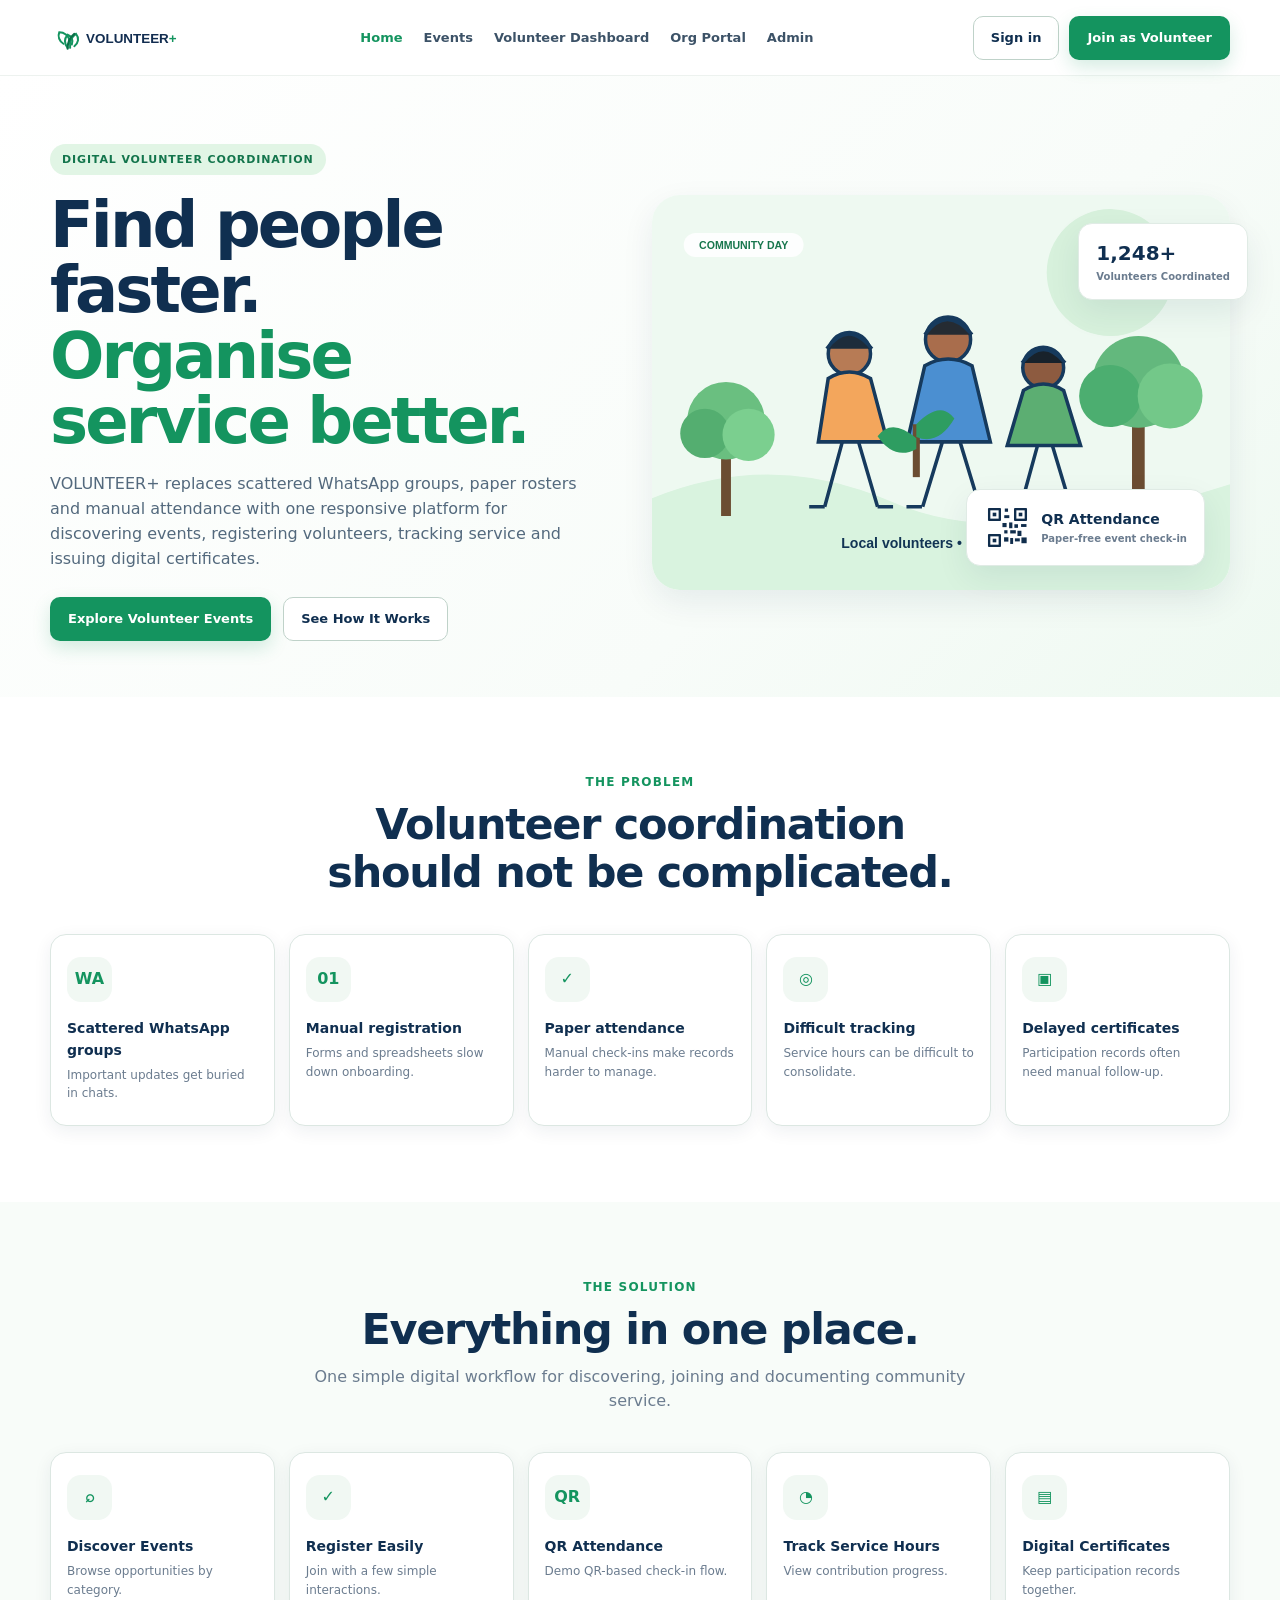
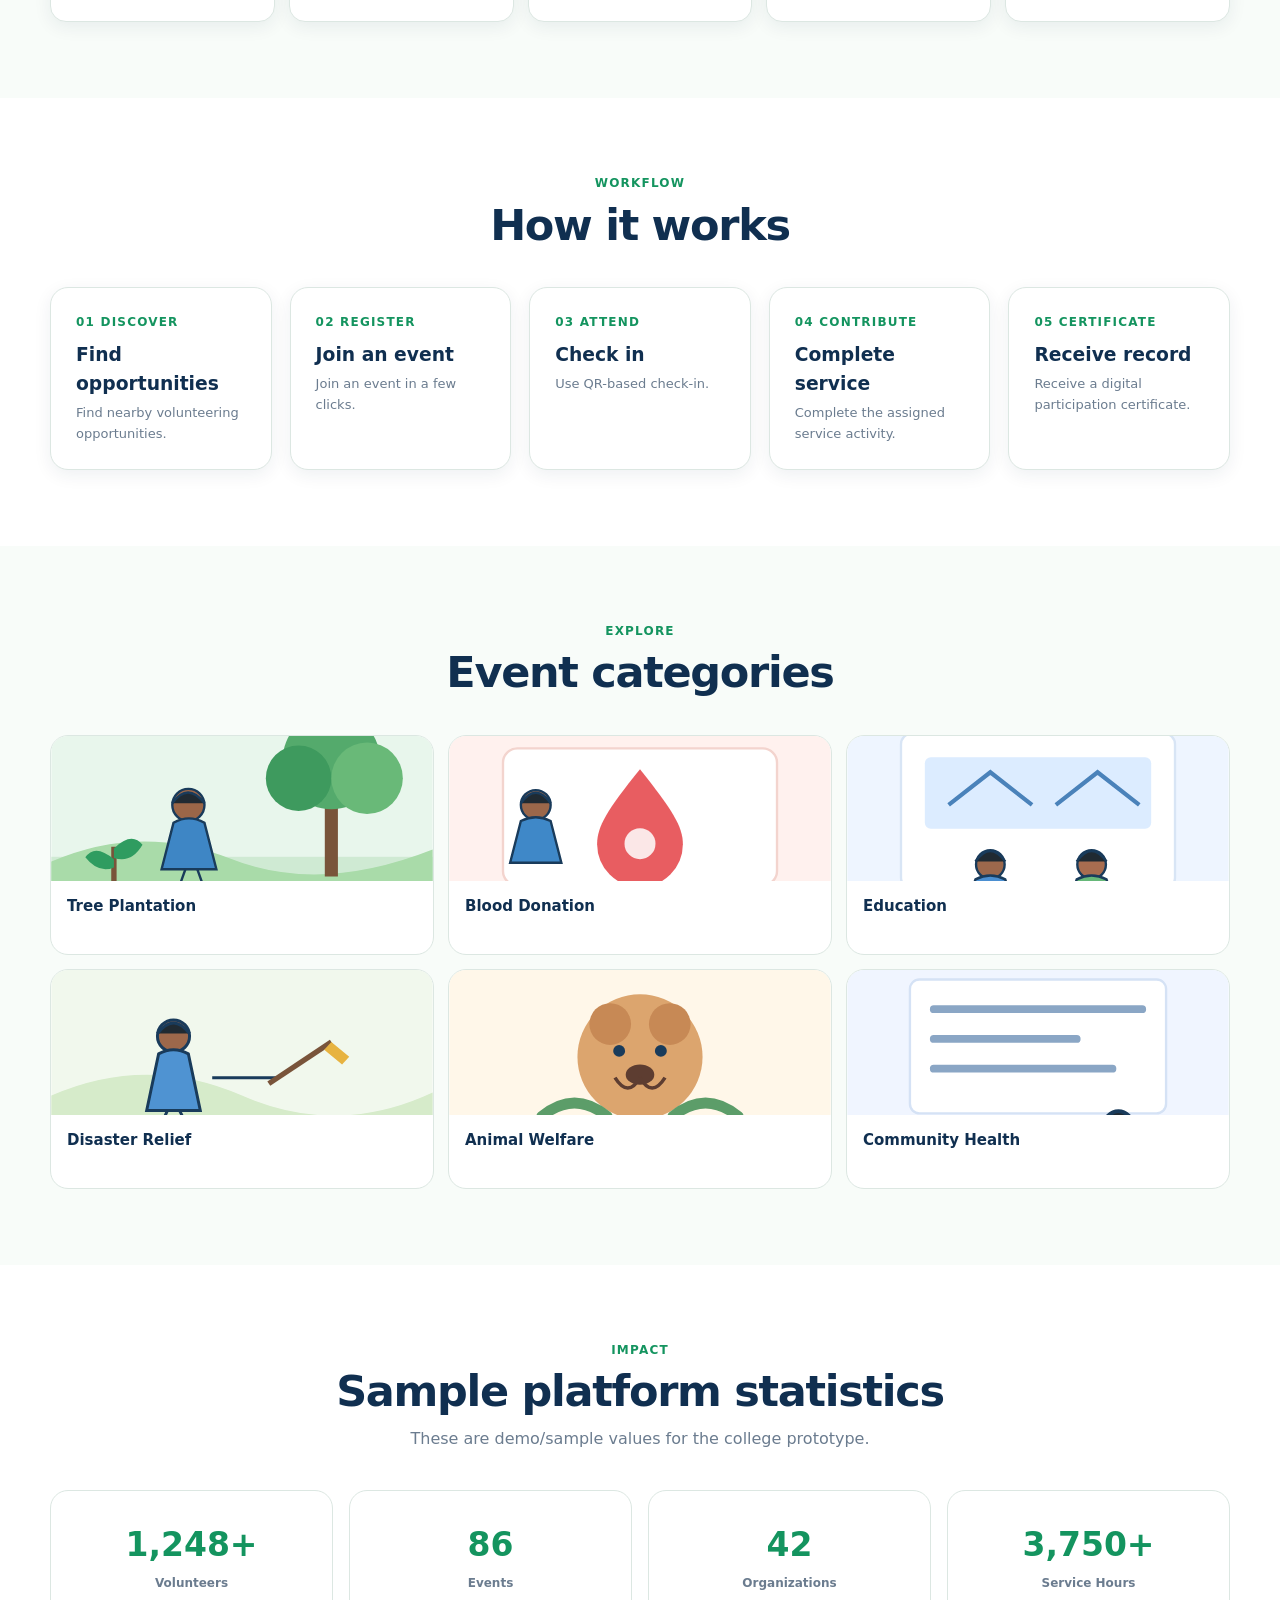
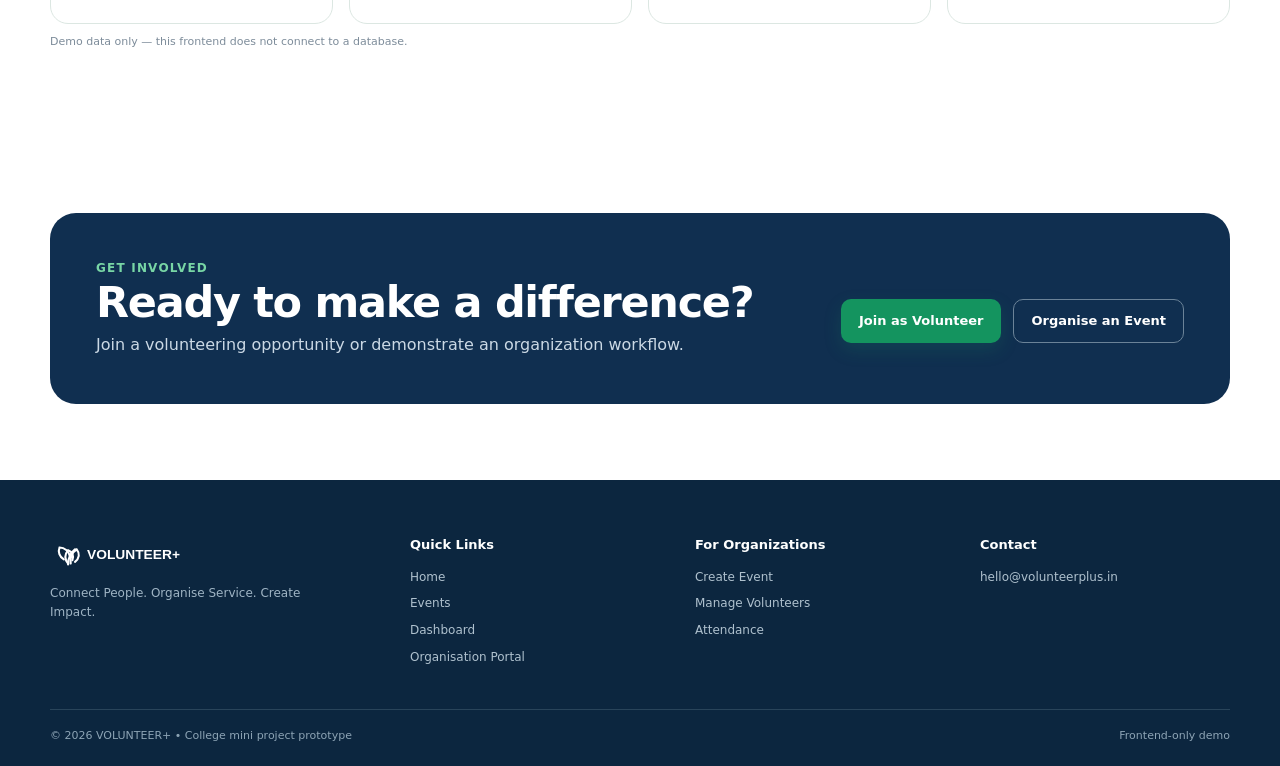
<file: digital-volunteer-platform/index.html>
<!doctype html>
<html lang="en">
<head>
  <meta charset="utf-8">
  <meta name="viewport" content="width=device-width, initial-scale=1">
  <meta http-equiv="Content-Security-Policy" content="default-src 'self'; script-src 'self'; style-src 'self' 'unsafe-inline'; font-src 'self'; img-src 'self' data:; connect-src 'none'; object-src 'none'; base-uri 'self'; form-action 'self';">
  <title>VOLUNTEER+ | Digital Volunteer Management</title>
  <link rel="icon" href="assets/icons/logo.svg" type="image/svg+xml">
  <link rel="stylesheet" href="css/styles.css">
</head>
<body>
<header class="topbar">
  <div class="container nav">
    <a class="brand" href="index.html" aria-label="VOLUNTEER+ home"><img src="assets/icons/logo.svg" alt="VOLUNTEER+"></a>
    <button class="menu-toggle" type="button" aria-label="Open navigation" aria-expanded="false">☰</button>
    <nav class="nav-links" aria-label="Primary navigation">
      <a class="active" href="index.html">Home</a><a href="pages/events.html">Events</a>
      <a href="pages/volunteer-dashboard.html">Volunteer Dashboard</a><a href="pages/organization-portal.html">Org Portal</a><a href="pages/admin.html">Admin</a>
    </nav>
    <div class="nav-actions"><a class="btn btn-outline" href="pages/login.html">Sign in</a><a class="btn btn-primary" href="pages/register.html">Join as Volunteer</a></div>
  </div>
</header>

<main>
<section class="hero">
  <div class="container hero-grid">
    <div class="reveal">
      <span class="eyebrow">DIGITAL VOLUNTEER COORDINATION</span>
      <h1>Find people faster.<br><span>Organise service better.</span></h1>
      <p class="hero-copy">VOLUNTEER+ replaces scattered WhatsApp groups, paper rosters and manual attendance with one responsive platform for discovering events, registering volunteers, tracking service and issuing digital certificates.</p>
      <div class="hero-actions">
        <a class="btn btn-primary" href="pages/events.html">Explore Volunteer Events</a>
        <a class="btn btn-outline" href="#how-it-works">See How It Works</a>
      </div>
    </div>
    <div class="hero-visual reveal">
      <img src="assets/images/hero-volunteers.svg" alt="Illustration of Tamil Nadu volunteers participating in a tree planting activity">
      <div class="float-card stat-card"><div class="float-number">1,248+</div><div class="float-label">Volunteers Coordinated</div></div>
      <div class="float-card qr-card"><img src="assets/images/qr-demo.svg" alt="Demo QR attendance pattern"><div><div class="float-number" style="font-size:14px">QR Attendance</div><div class="float-label">Paper-free event check-in</div></div></div>
    </div>
  </div>
</section>

<section class="section">
  <div class="container">
    <div class="section-head"><div class="section-kicker">The problem</div><h2>Volunteer coordination should not be complicated.</h2></div>
    <div class="problem-grid">
      <article class="info-card"><div class="info-icon">WA</div><h3>Scattered WhatsApp groups</h3><p>Important updates get buried in chats.</p></article>
      <article class="info-card"><div class="info-icon">01</div><h3>Manual registration</h3><p>Forms and spreadsheets slow down onboarding.</p></article>
      <article class="info-card"><div class="info-icon">✓</div><h3>Paper attendance</h3><p>Manual check-ins make records harder to manage.</p></article>
      <article class="info-card"><div class="info-icon">◎</div><h3>Difficult tracking</h3><p>Service hours can be difficult to consolidate.</p></article>
      <article class="info-card"><div class="info-icon">▣</div><h3>Delayed certificates</h3><p>Participation records often need manual follow-up.</p></article>
    </div>
  </div>
</section>

<section class="section section-soft">
  <div class="container">
    <div class="section-head"><div class="section-kicker">The solution</div><h2>Everything in one place.</h2><p>One simple digital workflow for discovering, joining and documenting community service.</p></div>
    <div class="solution-grid">
      <article class="info-card"><div class="info-icon">⌕</div><h3>Discover Events</h3><p>Browse opportunities by category.</p></article>
      <article class="info-card"><div class="info-icon">✓</div><h3>Register Easily</h3><p>Join with a few simple interactions.</p></article>
      <article class="info-card"><div class="info-icon">QR</div><h3>QR Attendance</h3><p>Demo QR-based check-in flow.</p></article>
      <article class="info-card"><div class="info-icon">◔</div><h3>Track Service Hours</h3><p>View contribution progress.</p></article>
      <article class="info-card"><div class="info-icon">▤</div><h3>Digital Certificates</h3><p>Keep participation records together.</p></article>
    </div>
  </div>
</section>

<section class="section" id="how-it-works">
  <div class="container">
    <div class="section-head"><div class="section-kicker">Workflow</div><h2>How it works</h2></div>
    <div class="process">
      <article class="step"><div class="step-number">01 DISCOVER</div><h3>Find opportunities</h3><p>Find nearby volunteering opportunities.</p></article>
      <article class="step"><div class="step-number">02 REGISTER</div><h3>Join an event</h3><p>Join an event in a few clicks.</p></article>
      <article class="step"><div class="step-number">03 ATTEND</div><h3>Check in</h3><p>Use QR-based check-in.</p></article>
      <article class="step"><div class="step-number">04 CONTRIBUTE</div><h3>Complete service</h3><p>Complete the assigned service activity.</p></article>
      <article class="step"><div class="step-number">05 CERTIFICATE</div><h3>Receive record</h3><p>Receive a digital participation certificate.</p></article>
    </div>
  </div>
</section>

<section class="section section-soft">
  <div class="container">
    <div class="section-head"><div class="section-kicker">Explore</div><h2>Event categories</h2></div>
    <div class="category-grid">
      <article class="category-card"><img src="assets/images/tree-plantation.svg" alt="Tree plantation illustration"><div class="cat-body"><h3>Tree Plantation</h3></div></article>
      <article class="category-card"><img src="assets/images/blood-donation.svg" alt="Blood donation illustration"><div class="cat-body"><h3>Blood Donation</h3></div></article>
      <article class="category-card"><img src="assets/images/education.svg" alt="Education support illustration"><div class="cat-body"><h3>Education</h3></div></article>
      <article class="category-card"><img src="assets/images/cleanup.svg" alt="Community clean-up illustration"><div class="cat-body"><h3>Disaster Relief</h3></div></article>
      <article class="category-card"><img src="assets/images/animal-rescue.svg" alt="Animal welfare illustration"><div class="cat-body"><h3>Animal Welfare</h3></div></article>
      <article class="category-card"><img src="assets/images/literacy.svg" alt="Community literacy illustration"><div class="cat-body"><h3>Community Health</h3></div></article>
    </div>
  </div>
</section>

<section class="section">
  <div class="container">
    <div class="section-head"><div class="section-kicker">Impact</div><h2>Sample platform statistics</h2><p>These are demo/sample values for the college prototype.</p></div>
    <div class="metrics">
      <div class="metric"><strong>1,248+</strong><span>Volunteers</span></div>
      <div class="metric"><strong>86</strong><span>Events</span></div>
      <div class="metric"><strong>42</strong><span>Organizations</span></div>
      <div class="metric"><strong>3,750+</strong><span>Service Hours</span></div>
    </div>
    <p class="demo-note">Demo data only — this frontend does not connect to a database.</p>
  </div>
</section>

<section class="section">
  <div class="container cta">
    <div><div class="section-kicker" style="color:#78d6a5">Get involved</div><h2>Ready to make a difference?</h2><p>Join a volunteering opportunity or demonstrate an organization workflow.</p></div>
    <div class="hero-actions"><a class="btn btn-primary" href="pages/register.html">Join as Volunteer</a><a class="btn btn-outline" href="pages/organization-portal.html">Organise an Event</a></div>
  </div>
</section>
</main>

<footer>
  <div class="container">
    <div class="footer-grid">
      <div class="footer-brand"><img src="assets/icons/logo.svg" alt="VOLUNTEER+" style="width:155px;filter:brightness(0) invert(1)"><p>Connect People. Organise Service. Create Impact.</p></div>
      <div><h3>Quick Links</h3><a href="index.html">Home</a><a href="pages/events.html">Events</a><a href="pages/volunteer-dashboard.html">Dashboard</a><a href="pages/organization-portal.html">Organisation Portal</a></div>
      <div><h3>For Organizations</h3><a href="pages/organization-portal.html">Create Event</a><a href="pages/organization-portal.html#volunteers">Manage Volunteers</a><a href="pages/organization-portal.html#attendance">Attendance</a></div>
      <div><h3>Contact</h3><a href="mailto:hello@volunteerplus.in">hello@volunteerplus.in</a></div>
    </div>
    <div class="footer-bottom"><span>© 2026 VOLUNTEER+ • College mini project prototype</span><span>Frontend-only demo</span></div>
  </div>
</footer>
<div id="toast" class="toast" role="status" aria-live="polite"></div>
<script src="js/app.js" defer></script>
</body>
</html>
</file>
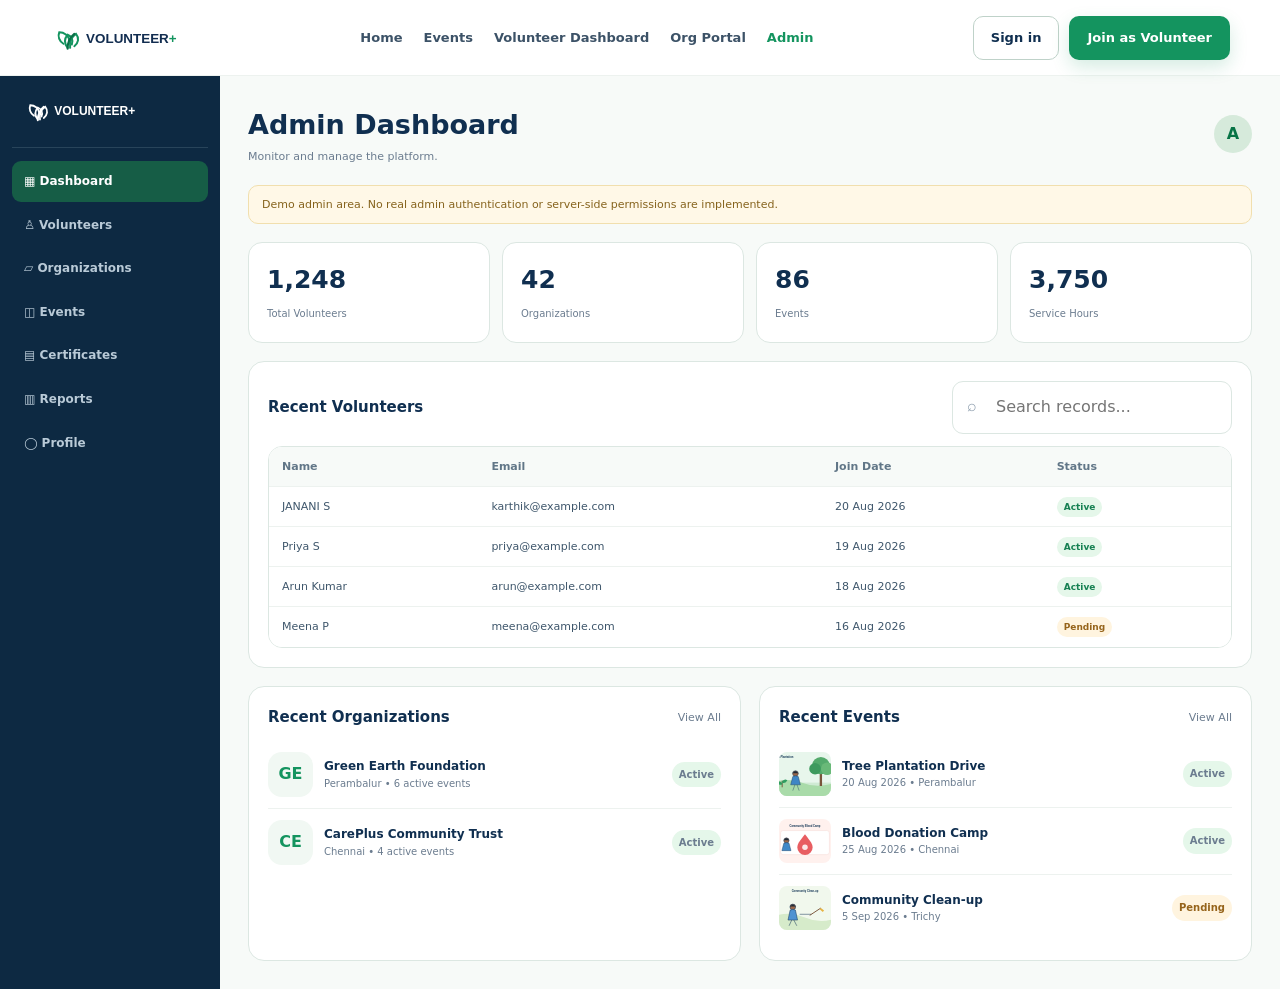
<file: digital-volunteer-platform/pages/admin.html>
<!doctype html>
<html lang="en">
<head>
  <meta charset="utf-8">
  <meta name="viewport" content="width=device-width, initial-scale=1">
  <meta http-equiv="Content-Security-Policy" content="default-src 'self'; script-src 'self'; style-src 'self' 'unsafe-inline'; font-src 'self'; img-src 'self' data:; connect-src 'none'; object-src 'none'; base-uri 'self'; form-action 'self';">
  <title>Admin Dashboard | VOLUNTEER+</title>
  <link rel="icon" href="../assets/icons/logo.svg" type="image/svg+xml">
  <link rel="stylesheet" href="../css/styles.css">
</head>
<body>
<header class="topbar">
  <div class="container nav">
    <a class="brand" href="../index.html" aria-label="VOLUNTEER+ home"><img src="../assets/icons/logo.svg" alt="VOLUNTEER+"></a>
    <button class="menu-toggle" type="button" aria-label="Open navigation" aria-expanded="false">☰</button>
    <nav class="nav-links" aria-label="Primary navigation">
      <a class="" href="../index.html">Home</a>
      <a class="" href="events.html">Events</a>
      <a class="" href="volunteer-dashboard.html">Volunteer Dashboard</a>
      <a class="" href="organization-portal.html">Org Portal</a>
      <a class="active" href="admin.html">Admin</a>
    </nav>
    <div class="nav-actions">
      <a class="btn btn-outline" href="login.html">Sign in</a>
      <a class="btn btn-primary" href="register.html">Join as Volunteer</a>
    </div>
  </div>
</header>

<main class="portal-layout">
<aside class="portal-sidebar">
  <div class="sidebar-brand"><img src="../assets/icons/logo.svg" alt="VOLUNTEER+"></div>
  <a class="side-link active" href="admin.html">▦ Dashboard</a><a class="side-link" href="#volunteers">♙ Volunteers</a><a class="side-link" href="#organizations">▱ Organizations</a><a class="side-link" href="#events">◫ Events</a><a class="side-link" href="#certificates">▤ Certificates</a><a class="side-link" href="#reports">▥ Reports</a><a class="side-link" href="#profile">◯ Profile</a>
</aside>
<section class="portal-main">
  <div class="portal-head"><div><h1>Admin Dashboard</h1><p>Monitor and manage the platform.</p></div><div class="avatar" aria-label="Demo admin">A</div></div>
  <div class="demo-banner">Demo admin area. No real admin authentication or server-side permissions are implemented.</div>
  <div class="kpi-grid"><div class="kpi"><strong>1,248</strong><span>Total Volunteers</span></div><div class="kpi"><strong>42</strong><span>Organizations</span></div><div class="kpi"><strong>86</strong><span>Events</span></div><div class="kpi"><strong>3,750</strong><span>Service Hours</span></div></div>
  <div class="dash-card" id="volunteers" style="margin-top:18px"><div class="toolbar-row"><h2>Recent Volunteers</h2><div class="search-wrap" style="max-width:280px"><span class="search-icon">⌕</span><input id="adminSearch" type="search" placeholder="Search records..." aria-label="Search admin records"></div></div>
    <div class="table-wrap"><table class="data-table" id="adminTable"><thead><tr><th>Name</th><th>Email</th><th>Join Date</th><th>Status</th></tr></thead><tbody>
      <tr><td>JANANI S</td><td>karthik@example.com</td><td>20 Aug 2026</td><td><span class="status">Active</span></td></tr><tr><td>Priya S</td><td>priya@example.com</td><td>19 Aug 2026</td><td><span class="status">Active</span></td></tr><tr><td>Arun Kumar</td><td>arun@example.com</td><td>18 Aug 2026</td><td><span class="status">Active</span></td></tr><tr><td>Meena P</td><td>meena@example.com</td><td>16 Aug 2026</td><td><span class="status" style="background:#fff4df;color:#96641b">Pending</span></td></tr>
    </tbody></table></div>
  </div>
  <div class="admin-grid">
    <div class="dash-card" id="organizations"><div class="toolbar-row"><h2>Recent Organizations</h2><span class="helper">View All</span></div><div class="event-mini"><div class="info-icon" style="margin:0">GE</div><div><strong>Green Earth Foundation</strong><span>Perambalur • 6 active events</span></div><span class="status">Active</span></div><div class="event-mini"><div class="info-icon" style="margin:0">CE</div><div><strong>CarePlus Community Trust</strong><span>Chennai • 4 active events</span></div><span class="status">Active</span></div></div>
    <div class="dash-card" id="events"><div class="toolbar-row"><h2>Recent Events</h2><span class="helper">View All</span></div><div class="event-mini"><img src="../assets/images/tree-plantation.svg" alt=""><div><strong>Tree Plantation Drive</strong><span>20 Aug 2026 • Perambalur</span></div><span class="status">Active</span></div><div class="event-mini"><img src="../assets/images/blood-donation.svg" alt=""><div><strong>Blood Donation Camp</strong><span>25 Aug 2026 • Chennai</span></div><span class="status">Active</span></div><div class="event-mini"><img src="../assets/images/cleanup.svg" alt=""><div><strong>Community Clean-up</strong><span>5 Sep 2026 • Trichy</span></div><span class="status" style="background:#fff4df;color:#96641b">Pending</span></div></div>
  </div>
</section>
</main>

<div id="toast" class="toast" role="status" aria-live="polite"></div>
<script src="../js/app.js" defer></script>
</body>
</html>
</file>
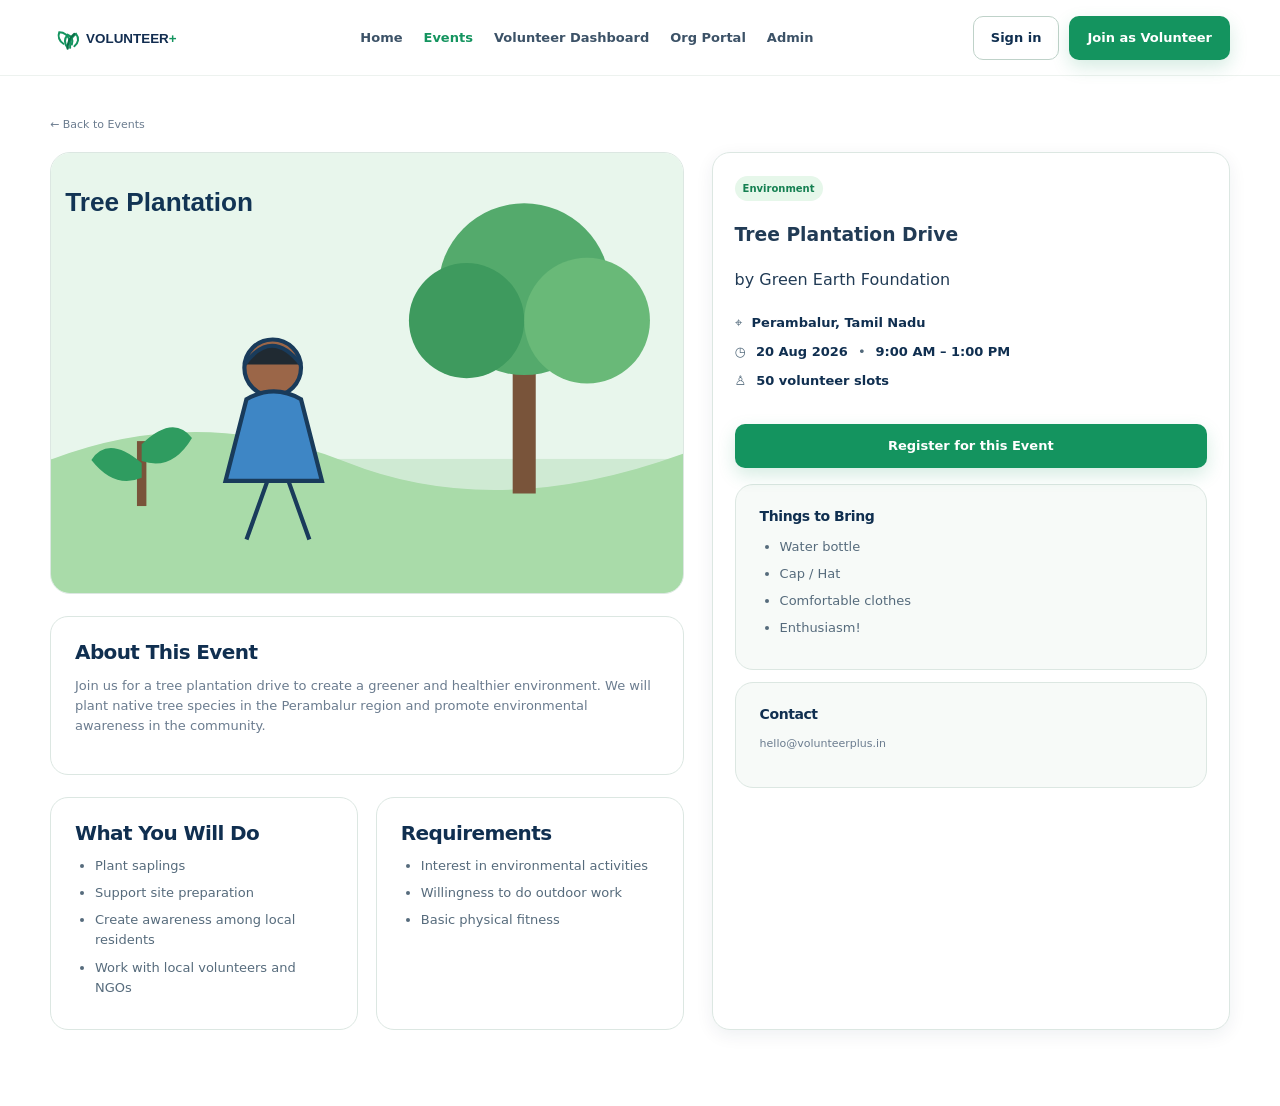
<file: digital-volunteer-platform/pages/event-details.html>
<!doctype html>
<html lang="en">
<head>
  <meta charset="utf-8">
  <meta name="viewport" content="width=device-width, initial-scale=1">
  <meta http-equiv="Content-Security-Policy" content="default-src 'self'; script-src 'self'; style-src 'self' 'unsafe-inline'; font-src 'self'; img-src 'self' data:; connect-src 'none'; object-src 'none'; base-uri 'self'; form-action 'self';">
  <title>Event Details | VOLUNTEER+</title>
  <link rel="icon" href="../assets/icons/logo.svg" type="image/svg+xml">
  <link rel="stylesheet" href="../css/styles.css">
</head>
<body>
<header class="topbar">
  <div class="container nav">
    <a class="brand" href="../index.html" aria-label="VOLUNTEER+ home"><img src="../assets/icons/logo.svg" alt="VOLUNTEER+"></a>
    <button class="menu-toggle" type="button" aria-label="Open navigation" aria-expanded="false">☰</button>
    <nav class="nav-links" aria-label="Primary navigation">
      <a class="" href="../index.html">Home</a>
      <a class="active" href="events.html">Events</a>
      <a class="" href="volunteer-dashboard.html">Volunteer Dashboard</a>
      <a class="" href="organization-portal.html">Org Portal</a>
      <a class="" href="admin.html">Admin</a>
    </nav>
    <div class="nav-actions">
      <a class="btn btn-outline" href="login.html">Sign in</a>
      <a class="btn btn-primary" href="register.html">Join as Volunteer</a>
    </div>
  </div>
</header>

<main>
<section class="section" style="padding-top:35px"><div class="container">
<a href="events.html" class="helper">← Back to Events</a>
<div class="details-layout" style="margin-top:16px">
  <div>
    <div class="details-image"><img id="detailImage" src="../assets/images/tree-plantation.svg" alt="Tree Plantation Drive"></div>
    <div class="content-card"><h2>About This Event</h2><p id="detailDescription" class="helper" style="font-size:13px">Join us for a tree plantation drive to create a greener and healthier environment. We will plant native tree species in the Perambalur region and promote environmental awareness in the community.</p></div>
    <div class="two-col">
      <div class="content-card"><h2>What You Will Do</h2><ul><li>Plant saplings</li><li>Support site preparation</li><li>Create awareness among local residents</li><li>Work with local volunteers and NGOs</li></ul></div>
      <div class="content-card"><h2>Requirements</h2><ul><li>Interest in environmental activities</li><li>Willingness to do outdoor work</li><li>Basic physical fitness</li></ul></div>
    </div>
  </div>
  <aside class="detail-card">
    <span class="badge">Environment</span><h1 id="detailTitle" class="details-main">Tree Plantation Drive</h1><div class="org" id="detailOrg">by Green Earth Foundation</div>
    <div class="detail-list"><div class="detail-row">⌖ <strong id="detailLocation">Perambalur, Tamil Nadu</strong></div><div class="detail-row">◷ <strong id="detailDate">20 Aug 2026</strong> • <strong id="detailTime">9:00 AM – 1:00 PM</strong></div><div class="detail-row">♙ <strong id="detailSlots">50 volunteer slots</strong></div></div>
    <button class="btn btn-primary" type="button" data-register-event>Register for this Event</button>
    <div class="content-card" style="margin-top:16px;background:#f7faf8"><h2 style="font-size:14px">Things to Bring</h2><ul><li>Water bottle</li><li>Cap / Hat</li><li>Comfortable clothes</li><li>Enthusiasm!</li></ul></div>
    <div class="content-card" style="margin-top:12px;background:#f7faf8"><h2 style="font-size:14px">Contact</h2><p class="helper">hello@volunteerplus.in</p></div>
  </aside>
</div></div></section>
</main>

<div id="toast" class="toast" role="status" aria-live="polite"></div>
<script src="../js/app.js" defer></script>
</body>
</html>
</file>
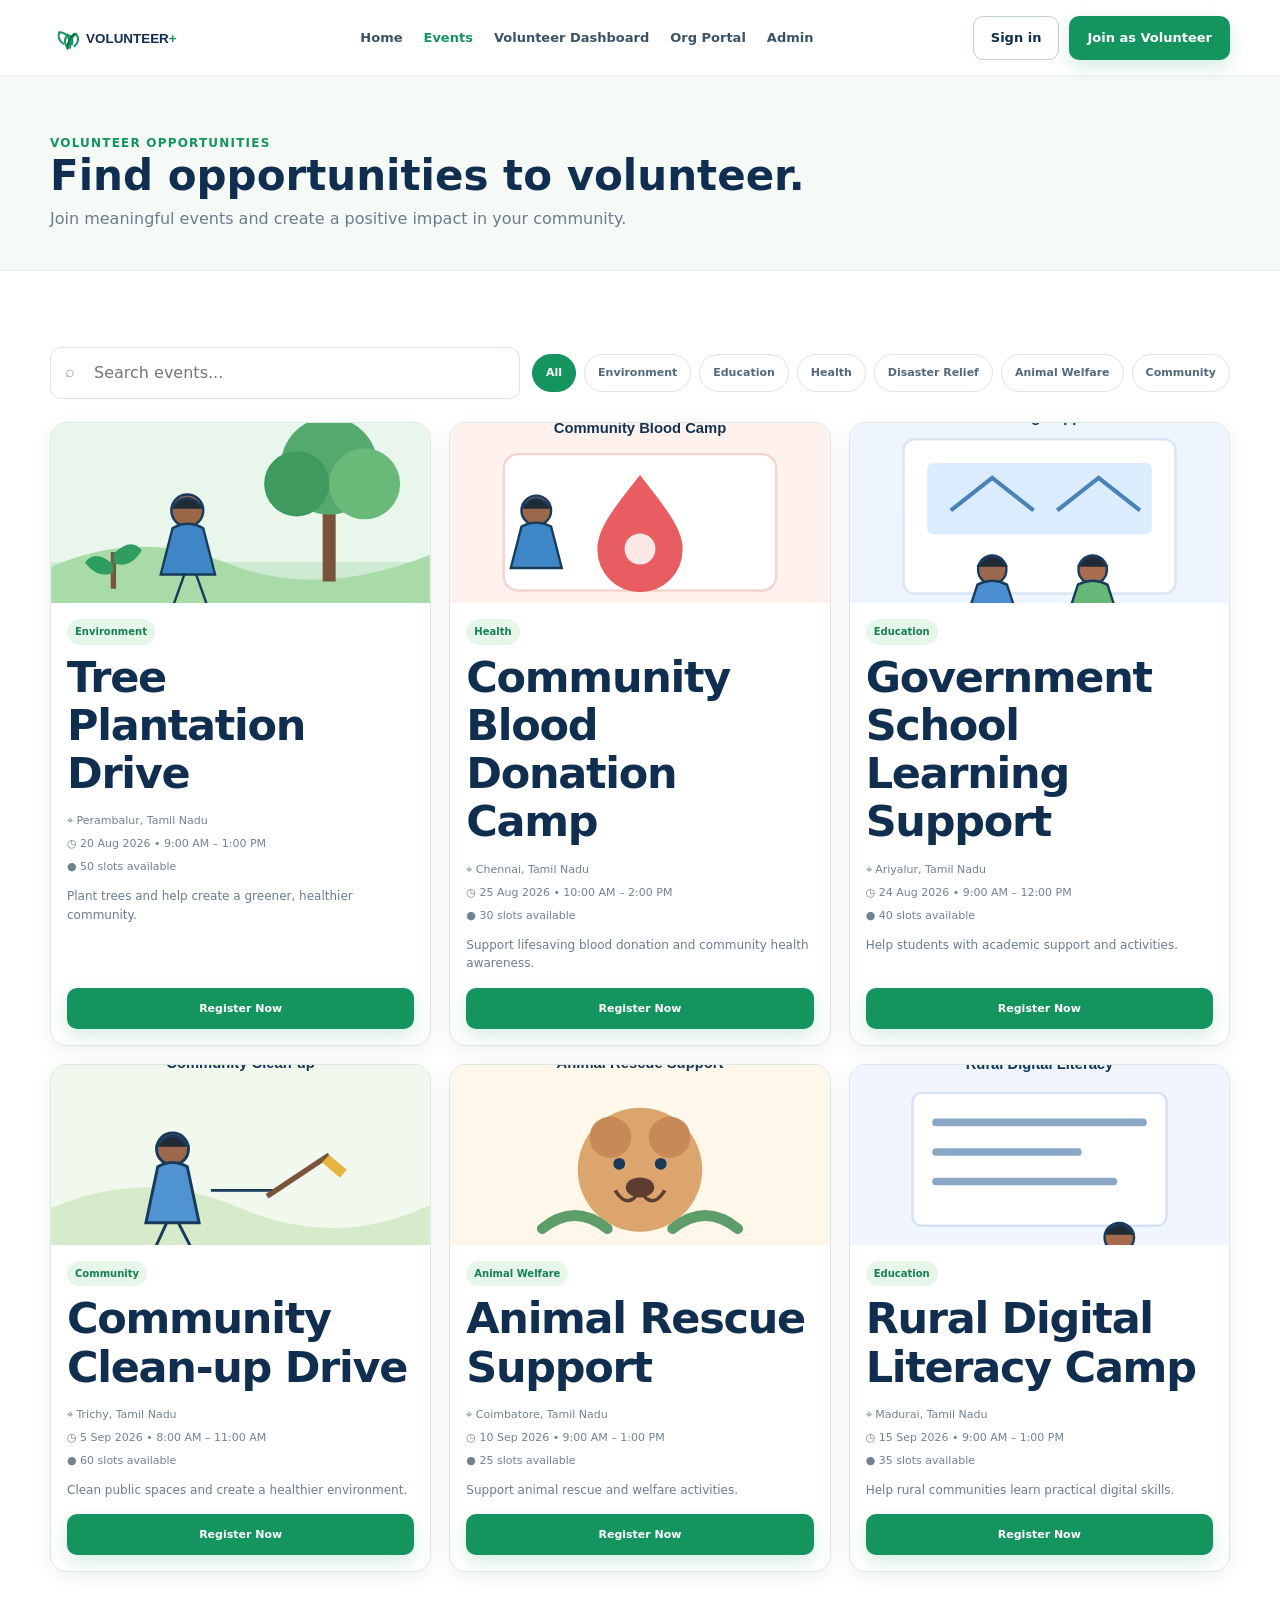
<file: digital-volunteer-platform/pages/events.html>
<!doctype html>
<html lang="en">
<head>
  <meta charset="utf-8">
  <meta name="viewport" content="width=device-width, initial-scale=1">
  <meta http-equiv="Content-Security-Policy" content="default-src 'self'; script-src 'self'; style-src 'self' 'unsafe-inline'; font-src 'self'; img-src 'self' data:; connect-src 'none'; object-src 'none'; base-uri 'self'; form-action 'self';">
  <title>Find Volunteer Events | VOLUNTEER+</title>
  <link rel="icon" href="../assets/icons/logo.svg" type="image/svg+xml">
  <link rel="stylesheet" href="../css/styles.css">
</head>
<body>
<header class="topbar">
  <div class="container nav">
    <a class="brand" href="../index.html" aria-label="VOLUNTEER+ home"><img src="../assets/icons/logo.svg" alt="VOLUNTEER+"></a>
    <button class="menu-toggle" type="button" aria-label="Open navigation" aria-expanded="false">☰</button>
    <nav class="nav-links" aria-label="Primary navigation">
      <a class="" href="../index.html">Home</a>
      <a class="active" href="events.html">Events</a>
      <a class="" href="volunteer-dashboard.html">Volunteer Dashboard</a>
      <a class="" href="organization-portal.html">Org Portal</a>
      <a class="" href="admin.html">Admin</a>
    </nav>
    <div class="nav-actions">
      <a class="btn btn-outline" href="login.html">Sign in</a>
      <a class="btn btn-primary" href="register.html">Join as Volunteer</a>
    </div>
  </div>
</header>

<main>
<section class="page-hero"><div class="container"><div class="section-kicker">Volunteer opportunities</div><h1>Find opportunities to volunteer.</h1><p>Join meaningful events and create a positive impact in your community.</p></div></section>
<section class="section"><div class="container">
  <div class="events-toolbar"><div class="search-wrap"><span class="search-icon">⌕</span><input id="eventSearch" type="search" placeholder="Search events..." aria-label="Search events"></div>
  <div class="filters" aria-label="Event categories">
    <button class="filter-btn active" type="button" data-filter="All">All</button>
    <button class="filter-btn" type="button" data-filter="Environment">Environment</button><button class="filter-btn" type="button" data-filter="Education">Education</button><button class="filter-btn" type="button" data-filter="Health">Health</button><button class="filter-btn" type="button" data-filter="Disaster Relief">Disaster Relief</button><button class="filter-btn" type="button" data-filter="Animal Welfare">Animal Welfare</button><button class="filter-btn" type="button" data-filter="Community">Community</button>
  </div></div>
  <div class="event-grid" id="eventGrid">
<article class="event-card" data-category="Environment" data-event-id="tree">
  <img src="../assets/images/tree-plantation.svg" alt="Tree Plantation Drive illustration">
  <div class="event-body"><span class="badge">Environment</span>
  <h2 class="event-title">Tree Plantation Drive</h2>
  <div class="event-meta">⌖ Perambalur, Tamil Nadu</div><div class="event-meta">◷ 20 Aug 2026 • 9:00 AM – 1:00 PM</div><div class="event-meta">● 50 slots available</div>
  <p class="event-desc">Plant trees and help create a greener, healthier community.</p><button class="btn btn-primary" type="button" data-event-link="tree">Register Now</button></div>
</article>

<article class="event-card" data-category="Health" data-event-id="blood">
  <img src="../assets/images/blood-donation.svg" alt="Community Blood Donation Camp illustration">
  <div class="event-body"><span class="badge">Health</span>
  <h2 class="event-title">Community Blood Donation Camp</h2>
  <div class="event-meta">⌖ Chennai, Tamil Nadu</div><div class="event-meta">◷ 25 Aug 2026 • 10:00 AM – 2:00 PM</div><div class="event-meta">● 30 slots available</div>
  <p class="event-desc">Support lifesaving blood donation and community health awareness.</p><button class="btn btn-primary" type="button" data-event-link="blood">Register Now</button></div>
</article>

<article class="event-card" data-category="Education" data-event-id="education">
  <img src="../assets/images/education.svg" alt="Government School Learning Support illustration">
  <div class="event-body"><span class="badge">Education</span>
  <h2 class="event-title">Government School Learning Support</h2>
  <div class="event-meta">⌖ Ariyalur, Tamil Nadu</div><div class="event-meta">◷ 24 Aug 2026 • 9:00 AM – 12:00 PM</div><div class="event-meta">● 40 slots available</div>
  <p class="event-desc">Help students with academic support and activities.</p><button class="btn btn-primary" type="button" data-event-link="education">Register Now</button></div>
</article>

<article class="event-card" data-category="Community" data-event-id="community">
  <img src="../assets/images/cleanup.svg" alt="Community Clean-up Drive illustration">
  <div class="event-body"><span class="badge">Community</span>
  <h2 class="event-title">Community Clean-up Drive</h2>
  <div class="event-meta">⌖ Trichy, Tamil Nadu</div><div class="event-meta">◷ 5 Sep 2026 • 8:00 AM – 11:00 AM</div><div class="event-meta">● 60 slots available</div>
  <p class="event-desc">Clean public spaces and create a healthier environment.</p><button class="btn btn-primary" type="button" data-event-link="community">Register Now</button></div>
</article>

<article class="event-card" data-category="Animal Welfare" data-event-id="animal">
  <img src="../assets/images/animal-rescue.svg" alt="Animal Rescue Support illustration">
  <div class="event-body"><span class="badge">Animal Welfare</span>
  <h2 class="event-title">Animal Rescue Support</h2>
  <div class="event-meta">⌖ Coimbatore, Tamil Nadu</div><div class="event-meta">◷ 10 Sep 2026 • 9:00 AM – 1:00 PM</div><div class="event-meta">● 25 slots available</div>
  <p class="event-desc">Support animal rescue and welfare activities.</p><button class="btn btn-primary" type="button" data-event-link="animal">Register Now</button></div>
</article>

<article class="event-card" data-category="Education" data-event-id="education">
  <img src="../assets/images/literacy.svg" alt="Rural Digital Literacy Camp illustration">
  <div class="event-body"><span class="badge">Education</span>
  <h2 class="event-title">Rural Digital Literacy Camp</h2>
  <div class="event-meta">⌖ Madurai, Tamil Nadu</div><div class="event-meta">◷ 15 Sep 2026 • 9:00 AM – 1:00 PM</div><div class="event-meta">● 35 slots available</div>
  <p class="event-desc">Help rural communities learn practical digital skills.</p><button class="btn btn-primary" type="button" data-event-link="education">Register Now</button></div>
</article><div id="emptyEvents" class="empty-state hidden">No matching events found. Try another search or category.</div></div>
</div></section>
</main>

<div id="toast" class="toast" role="status" aria-live="polite"></div>
<script src="../js/app.js" defer></script>
</body>
</html>
</file>
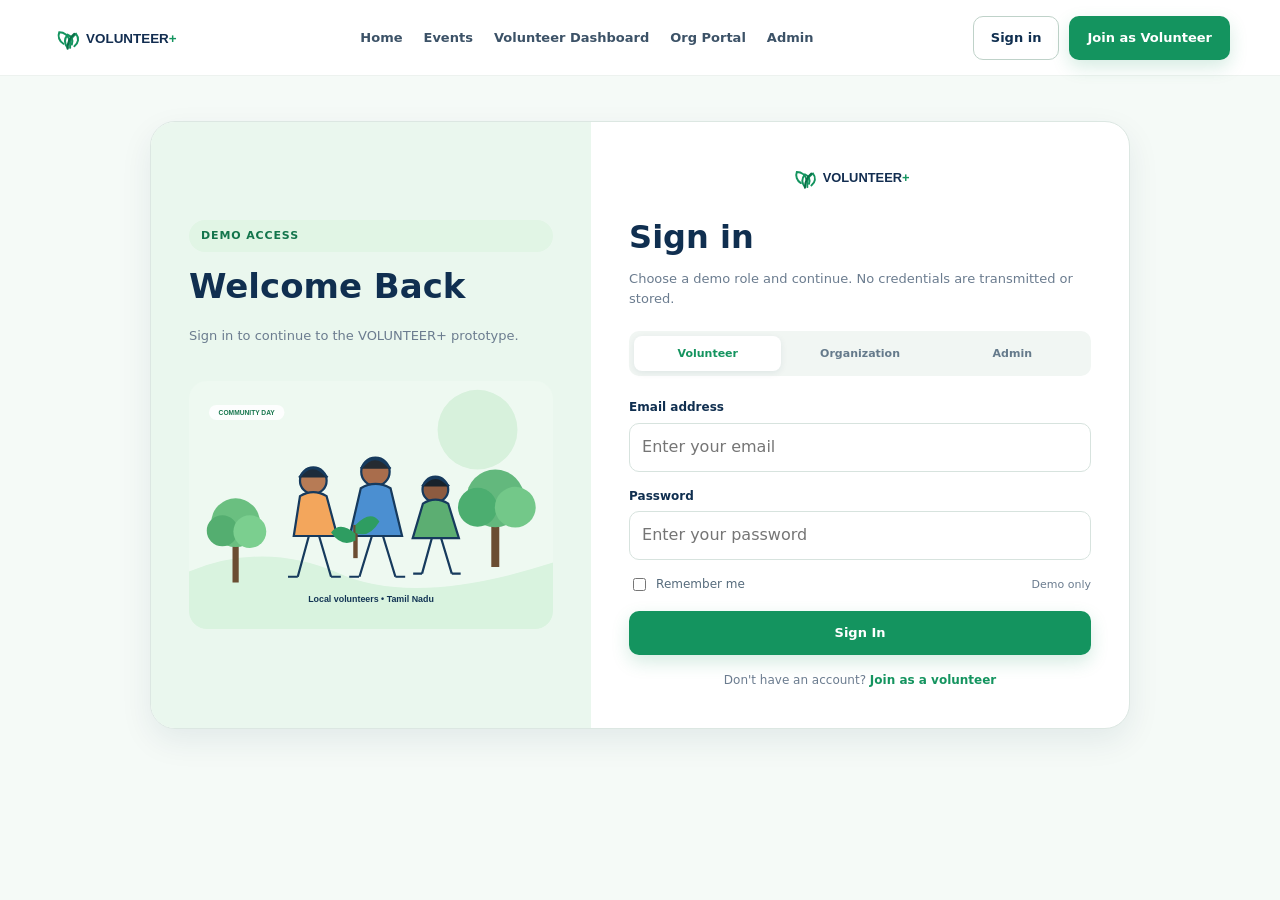
<file: digital-volunteer-platform/pages/login.html>
<!doctype html>
<html lang="en">
<head>
  <meta charset="utf-8">
  <meta name="viewport" content="width=device-width, initial-scale=1">
  <meta http-equiv="Content-Security-Policy" content="default-src 'self'; script-src 'self'; style-src 'self' 'unsafe-inline'; font-src 'self'; img-src 'self' data:; connect-src 'none'; object-src 'none'; base-uri 'self'; form-action 'self';">
  <title>Sign In | VOLUNTEER+</title>
  <link rel="icon" href="../assets/icons/logo.svg" type="image/svg+xml">
  <link rel="stylesheet" href="../css/styles.css">
</head>
<body>
<header class="topbar">
  <div class="container nav">
    <a class="brand" href="../index.html" aria-label="VOLUNTEER+ home"><img src="../assets/icons/logo.svg" alt="VOLUNTEER+"></a>
    <button class="menu-toggle" type="button" aria-label="Open navigation" aria-expanded="false">☰</button>
    <nav class="nav-links" aria-label="Primary navigation">
      <a class="" href="../index.html">Home</a>
      <a class="" href="events.html">Events</a>
      <a class="" href="volunteer-dashboard.html">Volunteer Dashboard</a>
      <a class="" href="organization-portal.html">Org Portal</a>
      <a class="" href="admin.html">Admin</a>
    </nav>
    <div class="nav-actions">
      <a class="btn btn-outline" href="login.html">Sign in</a>
      <a class="btn btn-primary" href="register.html">Join as Volunteer</a>
    </div>
  </div>
</header>

<main class="auth-page"><div class="container">
<div class="auth-shell">
  <div class="auth-art"><span class="eyebrow">DEMO ACCESS</span><h2>Welcome Back</h2><p>Sign in to continue to the VOLUNTEER+ prototype.</p><img src="../assets/images/hero-volunteers.svg" alt="Community volunteering illustration"></div>
  <div class="auth-form"><div class="auth-logo"><img src="../assets/icons/logo.svg" alt="VOLUNTEER+"></div><h1>Sign in</h1><p>Choose a demo role and continue. No credentials are transmitted or stored.</p>
    <div class="role-tabs"><button class="role-tab active" type="button" data-role="volunteer">Volunteer</button><button class="role-tab" type="button" data-role="organization">Organization</button><button class="role-tab" type="button" data-role="admin">Admin</button></div>
    <form data-demo-form="login">
      <input type="radio" name="role" value="volunteer" checked hidden><input type="radio" name="role" value="organization" hidden><input type="radio" name="role" value="admin" hidden>
      <div class="form-group"><label for="email">Email address</label><input id="email" class="form-control" type="email" placeholder="Enter your email" autocomplete="off"></div>
      <div class="form-group"><label for="password">Password</label><input id="password" class="form-control" type="password" placeholder="Enter your password" autocomplete="off"></div>
      <div style="display:flex;justify-content:space-between;align-items:center;margin:8px 0 17px"><label class="check-item"><input type="checkbox"> Remember me</label><span class="helper">Demo only</span></div>
      <button class="btn btn-primary btn-full" type="submit">Sign In</button>
    </form>
    <div class="auth-footer">Don't have an account? <a href="register.html">Join as a volunteer</a></div>
  </div>
</div>
</div></main>

<div id="toast" class="toast" role="status" aria-live="polite"></div>
<script src="../js/app.js" defer></script>
</body>
</html>
</file>
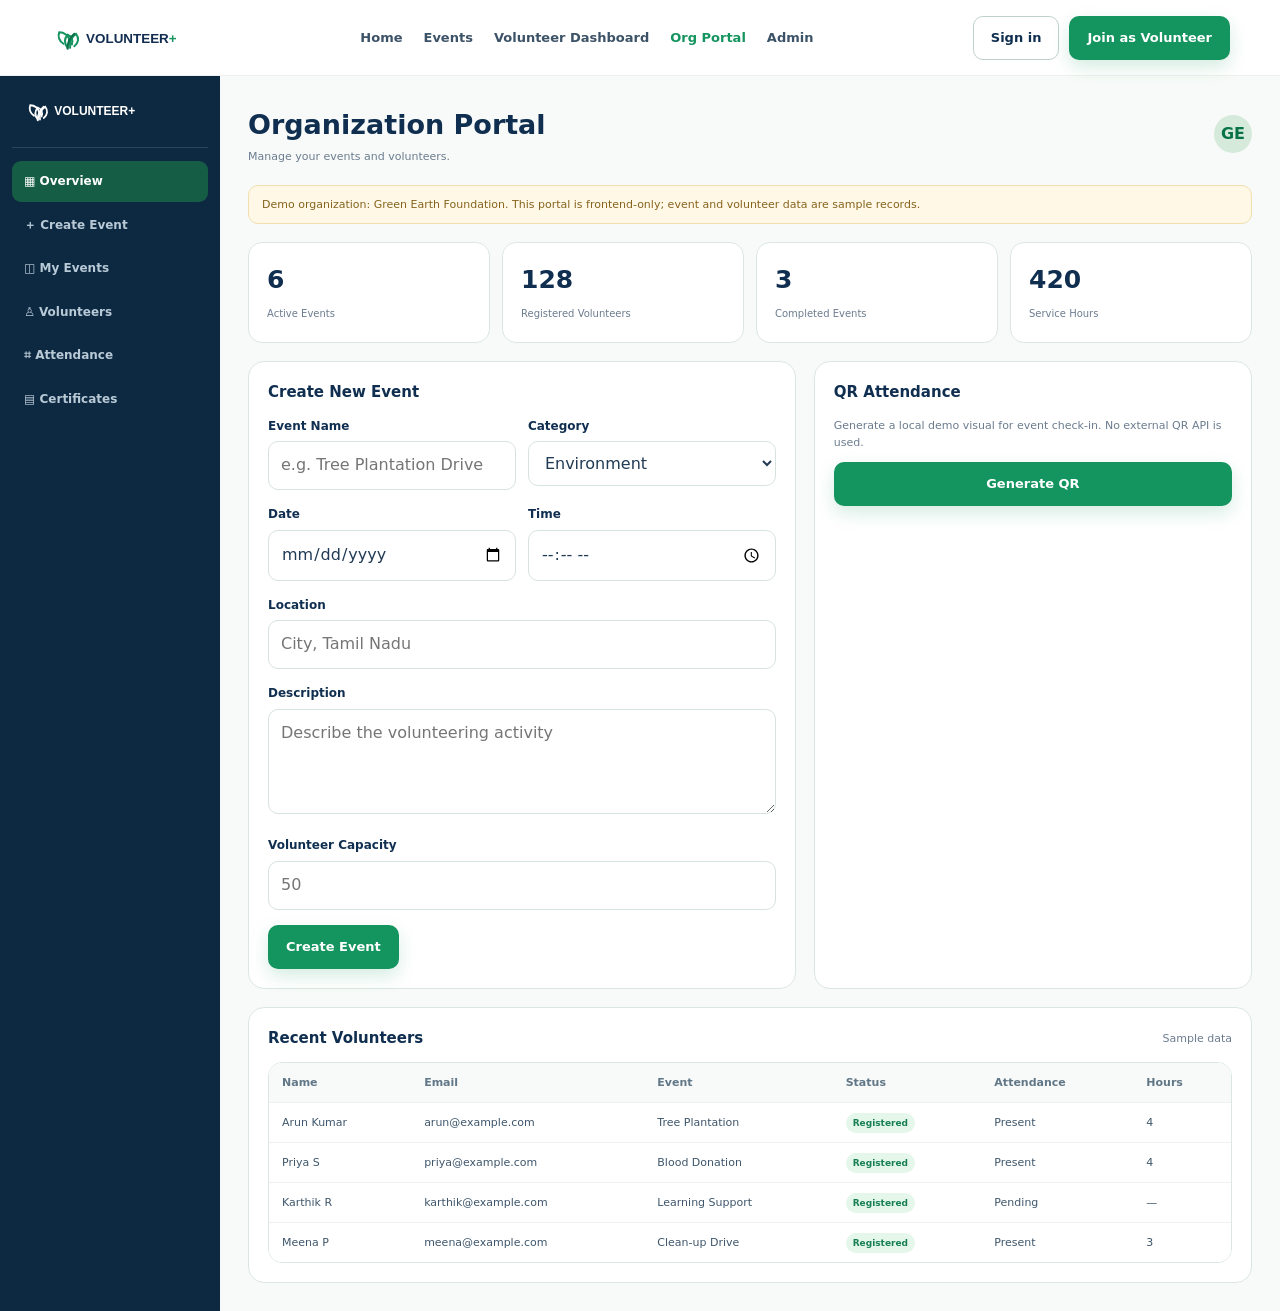
<file: digital-volunteer-platform/pages/organization-portal.html>
<!doctype html>
<html lang="en">
<head>
  <meta charset="utf-8">
  <meta name="viewport" content="width=device-width, initial-scale=1">
  <meta http-equiv="Content-Security-Policy" content="default-src 'self'; script-src 'self'; style-src 'self' 'unsafe-inline'; font-src 'self'; img-src 'self' data:; connect-src 'none'; object-src 'none'; base-uri 'self'; form-action 'self';">
  <title>Organization Portal | VOLUNTEER+</title>
  <link rel="icon" href="../assets/icons/logo.svg" type="image/svg+xml">
  <link rel="stylesheet" href="../css/styles.css">
</head>
<body>
<header class="topbar">
  <div class="container nav">
    <a class="brand" href="../index.html" aria-label="VOLUNTEER+ home"><img src="../assets/icons/logo.svg" alt="VOLUNTEER+"></a>
    <button class="menu-toggle" type="button" aria-label="Open navigation" aria-expanded="false">☰</button>
    <nav class="nav-links" aria-label="Primary navigation">
      <a class="" href="../index.html">Home</a>
      <a class="" href="events.html">Events</a>
      <a class="" href="volunteer-dashboard.html">Volunteer Dashboard</a>
      <a class="active" href="organization-portal.html">Org Portal</a>
      <a class="" href="admin.html">Admin</a>
    </nav>
    <div class="nav-actions">
      <a class="btn btn-outline" href="login.html">Sign in</a>
      <a class="btn btn-primary" href="register.html">Join as Volunteer</a>
    </div>
  </div>
</header>

<main class="portal-layout">
<aside class="portal-sidebar">
  <div class="sidebar-brand"><img src="../assets/icons/logo.svg" alt="VOLUNTEER+"></div>
  <a class="side-link active" href="organization-portal.html">▦ Overview</a><a class="side-link" href="#create-event">＋ Create Event</a><a class="side-link" href="#events">◫ My Events</a><a class="side-link" href="#volunteers">♙ Volunteers</a><a class="side-link" href="#attendance">⌗ Attendance</a><a class="side-link" href="#certificates">▤ Certificates</a>
</aside>
<section class="portal-main">
  <div class="portal-head"><div><h1>Organization Portal</h1><p>Manage your events and volunteers.</p></div><div class="avatar" aria-label="Demo organization">GE</div></div>
  <div class="demo-banner">Demo organization: Green Earth Foundation. This portal is frontend-only; event and volunteer data are sample records.</div>
  <div class="kpi-grid"><div class="kpi"><strong>6</strong><span>Active Events</span></div><div class="kpi"><strong>128</strong><span>Registered Volunteers</span></div><div class="kpi"><strong>3</strong><span>Completed Events</span></div><div class="kpi"><strong>420</strong><span>Service Hours</span></div></div>
  <div class="portal-content">
    <div class="dash-card" id="create-event"><div class="toolbar-row"><h2>Create New Event</h2></div>
      <form data-demo-form="create-event">
        <div class="form-row"><div class="form-group"><label for="eventName">Event Name</label><input id="eventName" class="form-control" required placeholder="e.g. Tree Plantation Drive"></div><div class="form-group"><label for="eventCategory">Category</label><select id="eventCategory" class="form-control"><option>Environment</option><option>Education</option><option>Health</option><option>Disaster Relief</option><option>Animal Welfare</option><option>Community</option></select></div></div>
        <div class="form-row"><div class="form-group"><label for="eventDate">Date</label><input id="eventDate" class="form-control" type="date"></div><div class="form-group"><label for="eventTime">Time</label><input id="eventTime" class="form-control" type="time"></div></div>
        <div class="form-group"><label for="eventLocation">Location</label><input id="eventLocation" class="form-control" placeholder="City, Tamil Nadu"></div>
        <div class="form-group"><label for="eventDescription">Description</label><textarea id="eventDescription" class="form-control" placeholder="Describe the volunteering activity"></textarea></div>
        <div class="form-group"><label for="capacity">Volunteer Capacity</label><input id="capacity" class="form-control" type="number" min="1" placeholder="50"></div>
        <button class="btn btn-primary" type="submit">Create Event</button>
      </form>
    </div>
    <div class="dash-card" id="attendance"><div class="toolbar-row"><h2>QR Attendance</h2></div><p class="helper">Generate a local demo visual for event check-in. No external QR API is used.</p><button class="btn btn-primary btn-full" type="button" data-generate-qr>Generate QR</button><div id="generatedQr" class="qr-demo hidden"><img src="../assets/images/qr-demo.svg" alt="Generated demo QR"><strong style="color:#123654">TREE-20AUG-DEMO</strong></div></div>
  </div>
  <div class="dash-card" id="volunteers" style="margin-top:18px"><div class="toolbar-row"><h2>Recent Volunteers</h2><span class="helper">Sample data</span></div><div class="table-wrap"><table class="data-table"><thead><tr><th>Name</th><th>Email</th><th>Event</th><th>Status</th><th>Attendance</th><th>Hours</th></tr></thead><tbody>
    <tr><td>Arun Kumar</td><td>arun@example.com</td><td>Tree Plantation</td><td><span class="status">Registered</span></td><td>Present</td><td>4</td></tr>
    <tr><td>Priya S</td><td>priya@example.com</td><td>Blood Donation</td><td><span class="status">Registered</span></td><td>Present</td><td>4</td></tr>
    <tr><td>Karthik R</td><td>karthik@example.com</td><td>Learning Support</td><td><span class="status">Registered</span></td><td>Pending</td><td>—</td></tr>
    <tr><td>Meena P</td><td>meena@example.com</td><td>Clean-up Drive</td><td><span class="status">Registered</span></td><td>Present</td><td>3</td></tr>
  </tbody></table></div></div>
</section>
</main>

<div id="toast" class="toast" role="status" aria-live="polite"></div>
<script src="../js/app.js" defer></script>
</body>
</html>
</file>
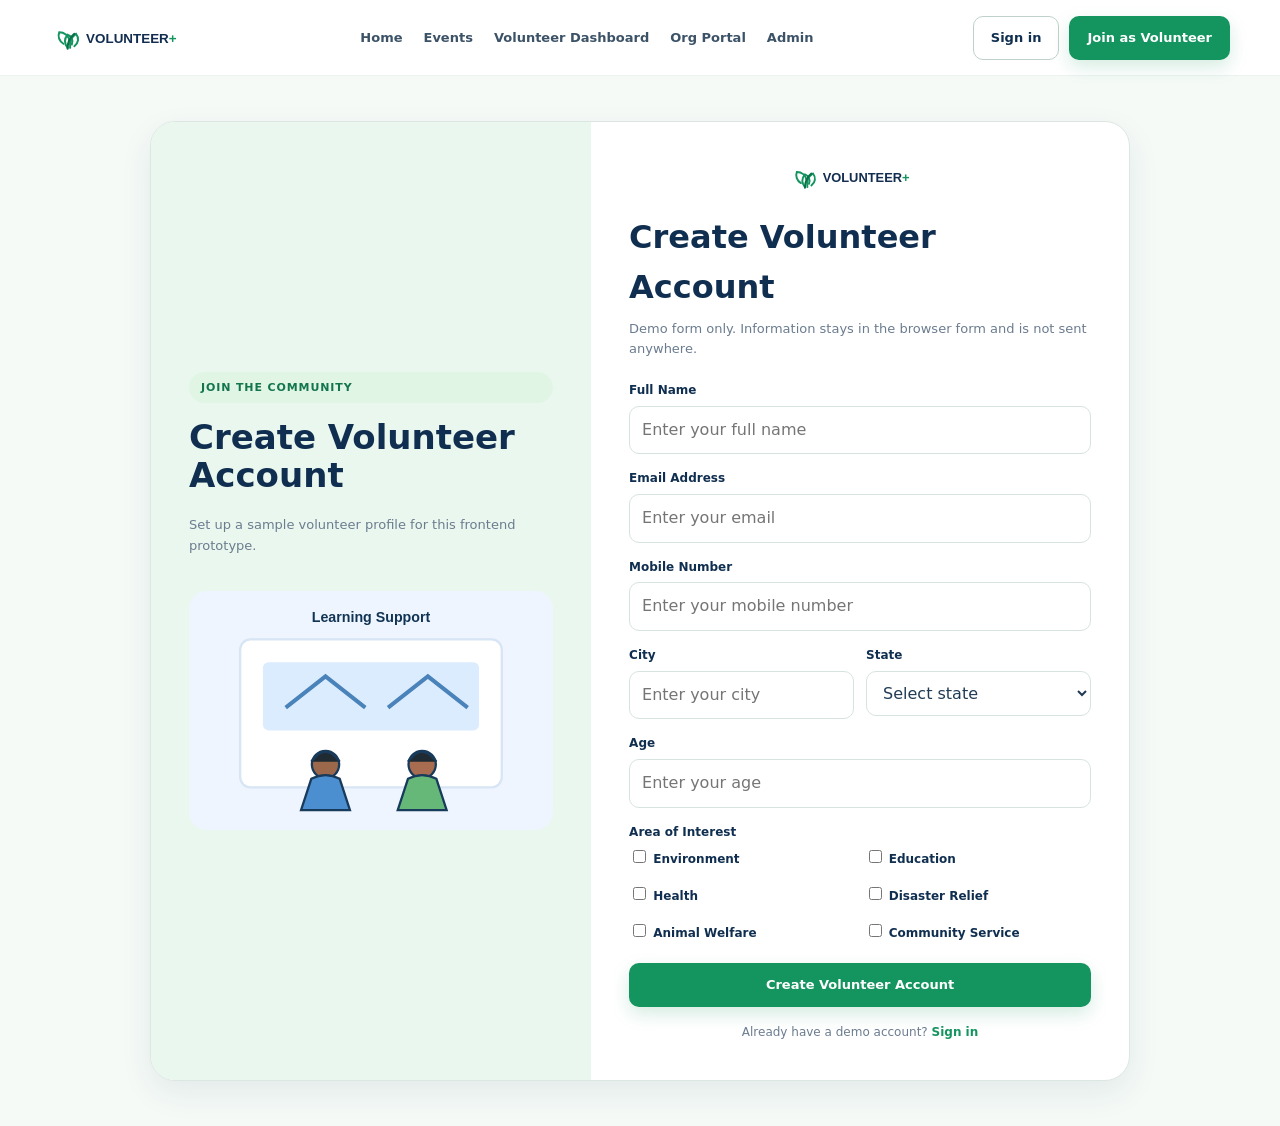
<file: digital-volunteer-platform/pages/register.html>
<!doctype html>
<html lang="en">
<head>
  <meta charset="utf-8">
  <meta name="viewport" content="width=device-width, initial-scale=1">
  <meta http-equiv="Content-Security-Policy" content="default-src 'self'; script-src 'self'; style-src 'self' 'unsafe-inline'; font-src 'self'; img-src 'self' data:; connect-src 'none'; object-src 'none'; base-uri 'self'; form-action 'self';">
  <title>Join as Volunteer | VOLUNTEER+</title>
  <link rel="icon" href="../assets/icons/logo.svg" type="image/svg+xml">
  <link rel="stylesheet" href="../css/styles.css">
</head>
<body>
<header class="topbar">
  <div class="container nav">
    <a class="brand" href="../index.html" aria-label="VOLUNTEER+ home"><img src="../assets/icons/logo.svg" alt="VOLUNTEER+"></a>
    <button class="menu-toggle" type="button" aria-label="Open navigation" aria-expanded="false">☰</button>
    <nav class="nav-links" aria-label="Primary navigation">
      <a class="" href="../index.html">Home</a>
      <a class="" href="events.html">Events</a>
      <a class="" href="volunteer-dashboard.html">Volunteer Dashboard</a>
      <a class="" href="organization-portal.html">Org Portal</a>
      <a class="" href="admin.html">Admin</a>
    </nav>
    <div class="nav-actions">
      <a class="btn btn-outline" href="login.html">Sign in</a>
      <a class="btn btn-primary" href="register.html">Join as Volunteer</a>
    </div>
  </div>
</header>

<main class="auth-page"><div class="container">
<div class="auth-shell">
  <div class="auth-art"><span class="eyebrow">JOIN THE COMMUNITY</span><h2>Create Volunteer Account</h2><p>Set up a sample volunteer profile for this frontend prototype.</p><img src="../assets/images/education.svg" alt="Community education support illustration"></div>
  <div class="auth-form"><div class="auth-logo"><img src="../assets/icons/logo.svg" alt="VOLUNTEER+"></div><h1>Create Volunteer Account</h1><p>Demo form only. Information stays in the browser form and is not sent anywhere.</p>
    <form data-demo-form="register">
      <div class="form-group"><label for="fullName">Full Name</label><input id="fullName" class="form-control" type="text" placeholder="Enter your full name"></div>
      <div class="form-group"><label for="regEmail">Email Address</label><input id="regEmail" class="form-control" type="email" placeholder="Enter your email" autocomplete="off"></div>
      <div class="form-group"><label for="mobile">Mobile Number</label><input id="mobile" class="form-control" type="tel" placeholder="Enter your mobile number" autocomplete="off"></div>
      <div class="form-row"><div class="form-group"><label for="city">City</label><input id="city" class="form-control" type="text" placeholder="Enter your city"></div><div class="form-group"><label for="state">State</label><select id="state" class="form-control"><option value="">Select state</option><option>Tamil Nadu</option><option>Kerala</option><option>Karnataka</option><option>Andhra Pradesh</option></select></div></div>
      <div class="form-group"><label for="age">Age</label><input id="age" class="form-control" type="number" min="1" max="100" placeholder="Enter your age"></div>
      <div class="form-group"><label>Area of Interest</label><div class="check-grid">
        <label class="check-item"><input type="checkbox"> Environment</label><label class="check-item"><input type="checkbox"> Education</label><label class="check-item"><input type="checkbox"> Health</label><label class="check-item"><input type="checkbox"> Disaster Relief</label><label class="check-item"><input type="checkbox"> Animal Welfare</label><label class="check-item"><input type="checkbox"> Community Service</label>
      </div></div>
      <button class="btn btn-primary btn-full" type="submit">Create Volunteer Account</button>
    </form>
    <div class="auth-footer">Already have a demo account? <a href="login.html">Sign in</a></div>
  </div>
</div>
</div></main>

<div id="toast" class="toast" role="status" aria-live="polite"></div>
<script src="../js/app.js" defer></script>
</body>
</html>
</file>
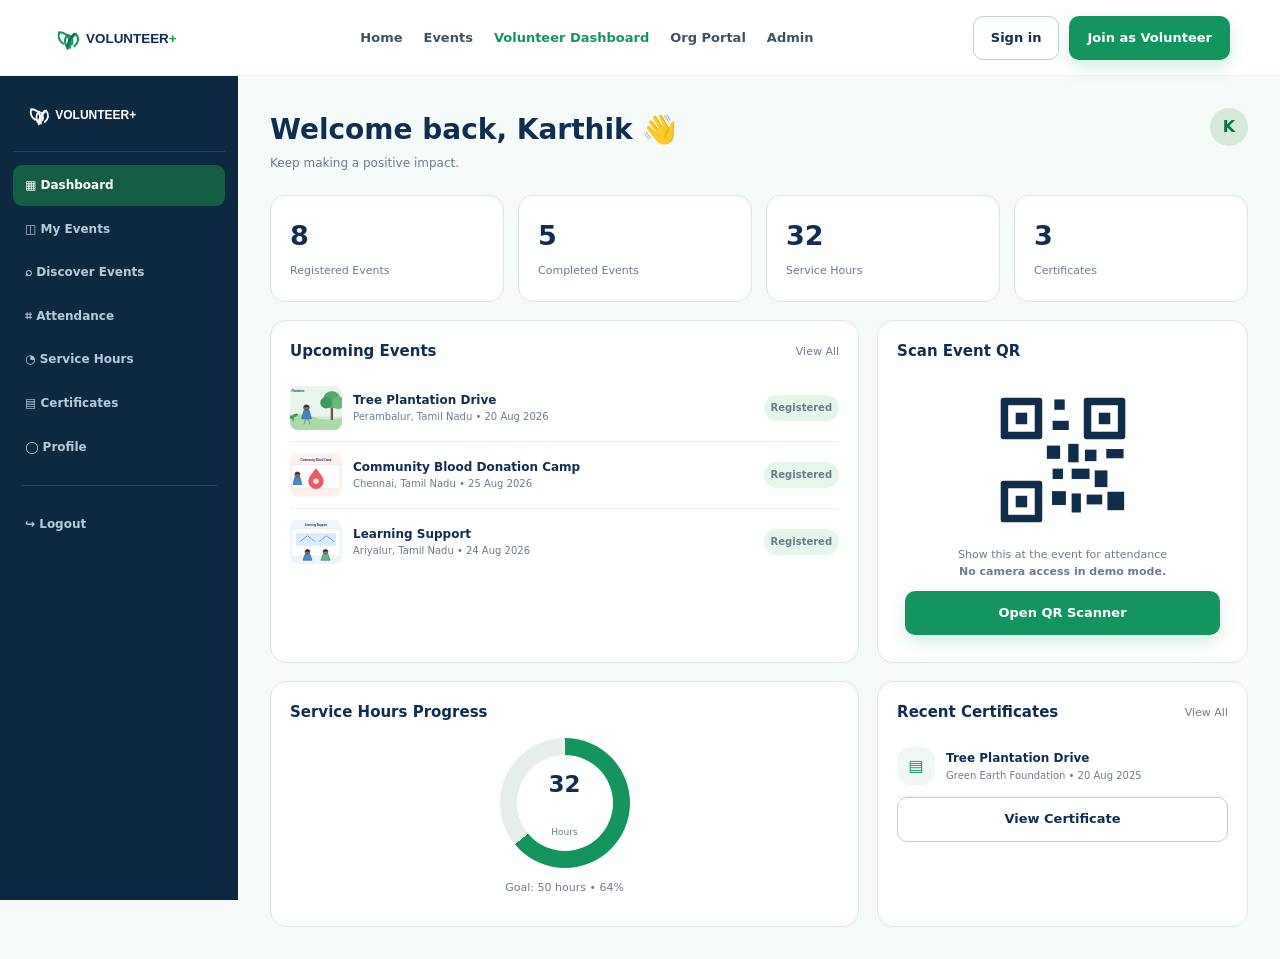
<file: digital-volunteer-platform/pages/volunteer-dashboard.html>
<!doctype html>
<html lang="en">
<head>
  <meta charset="utf-8">
  <meta name="viewport" content="width=device-width, initial-scale=1">
  <meta http-equiv="Content-Security-Policy" content="default-src 'self'; script-src 'self'; style-src 'self' 'unsafe-inline'; font-src 'self'; img-src 'self' data:; connect-src 'none'; object-src 'none'; base-uri 'self'; form-action 'self';">
  <title>Volunteer Dashboard | VOLUNTEER+</title>
  <link rel="icon" href="../assets/icons/logo.svg" type="image/svg+xml">
  <link rel="stylesheet" href="../css/styles.css">
</head>
<body>
<header class="topbar">
  <div class="container nav">
    <a class="brand" href="../index.html" aria-label="VOLUNTEER+ home"><img src="../assets/icons/logo.svg" alt="VOLUNTEER+"></a>
    <button class="menu-toggle" type="button" aria-label="Open navigation" aria-expanded="false">☰</button>
    <nav class="nav-links" aria-label="Primary navigation">
      <a class="" href="../index.html">Home</a>
      <a class="" href="events.html">Events</a>
      <a class="active" href="volunteer-dashboard.html">Volunteer Dashboard</a>
      <a class="" href="organization-portal.html">Org Portal</a>
      <a class="" href="admin.html">Admin</a>
    </nav>
    <div class="nav-actions">
      <a class="btn btn-outline" href="login.html">Sign in</a>
      <a class="btn btn-primary" href="register.html">Join as Volunteer</a>
    </div>
  </div>
</header>

<main class="dashboard-layout">
<aside class="sidebar">
  <div class="sidebar-brand"><img src="../assets/icons/logo.svg" alt="VOLUNTEER+"></div>
  <a class="side-link active" href="volunteer-dashboard.html">▦ Dashboard</a><a class="side-link" href="events.html">◫ My Events</a><a class="side-link" href="events.html">⌕ Discover Events</a><a class="side-link" href="#attendance">⌗ Attendance</a><a class="side-link" href="#hours">◔ Service Hours</a><a class="side-link" href="#certificates">▤ Certificates</a><a class="side-link" href="#profile">◯ Profile</a>
  <div class="side-spacer"></div><a class="side-link" href="login.html">↪ Logout</a>
</aside>
<section class="dash-main">
  <div class="dash-top"><div><h1>Welcome back, Karthik 👋</h1><p>Keep making a positive impact.</p></div><div class="avatar" aria-label="Demo profile">K</div></div>
  <div class="dash-stats"><div class="dash-stat"><strong>8</strong><span>Registered Events</span></div><div class="dash-stat"><strong>5</strong><span>Completed Events</span></div><div class="dash-stat"><strong>32</strong><span>Service Hours</span></div><div class="dash-stat"><strong>3</strong><span>Certificates</span></div></div>
  <div class="dash-grid">
    <div class="dash-card"><div class="toolbar-row"><h2>Upcoming Events</h2><a class="helper" href="events.html">View All</a></div>
      <div class="event-mini"><img src="../assets/images/tree-plantation.svg" alt=""><div><strong>Tree Plantation Drive</strong><span>Perambalur, Tamil Nadu • 20 Aug 2026</span></div><span class="status">Registered</span></div>
      <div class="event-mini"><img src="../assets/images/blood-donation.svg" alt=""><div><strong>Community Blood Donation Camp</strong><span>Chennai, Tamil Nadu • 25 Aug 2026</span></div><span class="status">Registered</span></div>
      <div class="event-mini"><img src="../assets/images/education.svg" alt=""><div><strong>Learning Support</strong><span>Ariyalur, Tamil Nadu • 24 Aug 2026</span></div><span class="status">Registered</span></div>
    </div>
    <div class="dash-card" id="attendance"><h2>Scan Event QR</h2><div class="qr-demo"><img src="../assets/images/qr-demo.svg" alt="Demo QR code"><p class="helper" style="text-align:center">Show this at the event for attendance<br><strong>No camera access in demo mode.</strong></p><button class="btn btn-primary btn-full" type="button" data-qr-demo>Open QR Scanner</button></div></div>
  </div>
  <div class="dash-grid">
    <div class="dash-card" id="hours"><h2>Service Hours Progress</h2><div class="progress-ring"><div><strong>32</strong><span>Hours</span></div></div><p class="helper" style="text-align:center">Goal: 50 hours • 64%</p></div>
    <div class="dash-card" id="certificates"><div class="toolbar-row"><h2>Recent Certificates</h2><span class="helper">View All</span></div><div class="event-mini"><div class="info-icon" style="margin:0;width:38px;height:38px">▤</div><div><strong>Tree Plantation Drive</strong><span>Green Earth Foundation • 20 Aug 2025</span></div></div><button class="btn btn-outline btn-full" type="button" data-modal-open="certificateModal">View Certificate</button></div>
  </div>
</section>
</main>
<div id="qrModal" class="modal-backdrop" role="dialog" aria-modal="true" aria-labelledby="qrTitle"><div class="modal"><button class="modal-close" type="button" aria-label="Close" data-modal-close="qrModal">×</button><h2 id="qrTitle">QR scanner demo</h2><p>This prototype does not access your camera or request device permissions. The QR attendance flow is simulated on the frontend.</p><div class="qr-demo"><img src="../assets/images/qr-demo.svg" alt="Demo QR"></div><button class="btn btn-primary btn-full" type="button" data-modal-close="qrModal">Close Demo</button></div></div>
<div id="certificateModal" class="modal-backdrop" role="dialog" aria-modal="true" aria-labelledby="certificateTitle"><div class="modal"><button class="modal-close" type="button" aria-label="Close" data-modal-close="certificateModal">×</button><h2 id="certificateTitle">Digital certificate</h2><p>This is a visual placeholder for a future certificate module. No certificate file is generated or downloaded.</p><div style="border:2px solid #b8d8c5;padding:24px;text-align:center;border-radius:14px;background:#f5fbf7"><strong style="color:#123654;font-size:20px">VOLUNTEER+</strong><p style="margin:10px 0 0;color:#557">Certificate of Participation</p><strong>Tree Plantation Drive</strong></div></div></div>

<div id="toast" class="toast" role="status" aria-live="polite"></div>
<script src="../js/app.js" defer></script>
</body>
</html>
</file>
<file: digital-volunteer-platform/css/styles.css>
:root{
  --navy:#102f50;
  --navy-2:#183d62;
  --green:#14945f;
  --green-dark:#087446;
  --green-soft:#e9f8ee;
  --mint:#f4fbf6;
  --ink:#213b55;
  --muted:#6b7c8f;
  --line:#dce7e2;
  --card:#ffffff;
  --danger:#c44d4d;
  --warning:#b77a18;
  --shadow:0 12px 32px rgba(19,48,75,.08);
  --shadow-sm:0 5px 18px rgba(19,48,75,.07);
  --radius:18px;
}
*{box-sizing:border-box}
html{scroll-behavior:smooth}
body{margin:0;font-family:Inter,ui-sans-serif,system-ui,-apple-system,"Segoe UI",Arial,sans-serif;color:var(--ink);background:#fff;line-height:1.55}
body.no-scroll{overflow:hidden}
img{max-width:100%;display:block}
a{color:inherit;text-decoration:none}
button,input,select,textarea{font:inherit}
button{cursor:pointer}
button:focus-visible,a:focus-visible,input:focus-visible,select:focus-visible,textarea:focus-visible{outline:3px solid rgba(20,148,95,.28);outline-offset:2px}
.container{width:min(1180px,calc(100% - 40px));margin:0 auto}
.topbar{height:76px;border-bottom:1px solid #edf2ef;background:rgba(255,255,255,.96);position:sticky;top:0;z-index:50}
.nav{height:76px;display:flex;align-items:center;justify-content:space-between;gap:24px}
.brand{display:flex;align-items:center;gap:8px;flex:0 0 auto}
.brand img{width:151px;height:auto}
.nav-links{display:flex;align-items:center;gap:21px;font-size:13px;font-weight:700;color:#3c5267}
.nav-links a{padding:9px 0;position:relative}
.nav-links a.active,.nav-links a:hover{color:var(--green)}
.nav-actions{display:flex;align-items:center;gap:10px}
.btn{border:1px solid transparent;border-radius:10px;padding:11px 17px;font-weight:800;font-size:13px;display:inline-flex;align-items:center;justify-content:center;gap:8px;transition:transform .18s,box-shadow .18s,background .18s,border-color .18s}
.btn:hover{transform:translateY(-1px)}
.btn-primary{background:var(--green);color:#fff;box-shadow:0 7px 18px rgba(20,148,95,.18)}
.btn-primary:hover{background:var(--green-dark)}
.btn-outline{background:#fff;border-color:#bfd2c9;color:var(--navy)}
.btn-soft{background:var(--green-soft);color:var(--green-dark)}
.btn-ghost{background:transparent;color:var(--navy)}
.btn-full{width:100%}
.menu-toggle{display:none;border:0;background:#fff;padding:8px;border-radius:10px}
.icon{width:18px;height:18px;display:inline-block}
.hero{background:linear-gradient(135deg,#fff 0%,#f8fcf9 65%,#eef9f1 100%);padding:68px 0 56px;overflow:hidden}
.hero-grid{display:grid;grid-template-columns:1fr 1.05fr;align-items:center;gap:52px}
.eyebrow{display:inline-flex;align-items:center;background:#e1f5e5;color:#13754c;border-radius:999px;padding:7px 12px;font-size:11px;font-weight:900;letter-spacing:.08em}
.hero h1{font-size:clamp(42px,5vw,67px);line-height:1.02;letter-spacing:-.045em;color:var(--navy);margin:18px 0}
.hero h1 span{color:var(--green)}
.hero-copy{font-size:16px;max-width:610px;color:#53697d}
.hero-actions{display:flex;flex-wrap:wrap;gap:12px;margin-top:26px}
.hero-visual{position:relative}
.hero-visual img{width:100%;border-radius:28px;box-shadow:var(--shadow)}
.float-card{position:absolute;background:#fff;border:1px solid #e0ebe5;border-radius:14px;box-shadow:var(--shadow);padding:14px 17px}
.stat-card{right:-18px;top:28px;min-width:145px}
.qr-card{right:25px;bottom:24px;display:flex;gap:10px;align-items:center}
.qr-card img{width:47px;border-radius:6px;box-shadow:none}
.float-number{font-size:20px;font-weight:900;color:var(--navy)}
.float-label{font-size:10px;color:var(--muted);font-weight:700}
.section{padding:76px 0}
.section-soft{background:#f8fcf9}
.section-head{text-align:center;max-width:690px;margin:0 auto 38px}
.section-kicker{font-size:12px;font-weight:900;color:var(--green);letter-spacing:.1em;text-transform:uppercase}
.section h2{font-size:clamp(30px,4vw,43px);line-height:1.12;color:var(--navy);margin:8px 0 12px;letter-spacing:-.03em}
.section-head p{color:var(--muted);margin:0}
.problem-grid,.solution-grid,.category-grid{display:grid;grid-template-columns:repeat(5,1fr);gap:14px}
.solution-grid{grid-template-columns:repeat(5,1fr)}
.info-card{background:#fff;border:1px solid var(--line);border-radius:16px;padding:22px 16px;box-shadow:var(--shadow-sm);min-height:142px}
.info-icon{width:45px;height:45px;border-radius:14px;background:#f1f8f3;color:var(--green);display:grid;place-items:center;font-weight:900;margin-bottom:16px}
.info-card h3{font-size:14px;color:var(--navy);margin:0 0 4px}
.info-card p{font-size:12px;color:var(--muted);margin:0}
.process{display:grid;grid-template-columns:repeat(5,1fr);gap:18px}
.step{position:relative;padding:25px;border:1px solid var(--line);border-radius:18px;background:#fff;box-shadow:var(--shadow-sm)}
.step-number{font-size:12px;font-weight:900;color:var(--green);letter-spacing:.1em}
.step h3{margin:9px 0 5px;color:var(--navy)}
.step p{margin:0;color:var(--muted);font-size:13px}
.category-grid{grid-template-columns:repeat(3,1fr)}
.category-card{min-height:220px;position:relative;overflow:hidden;border-radius:18px;border:1px solid var(--line);background:#fff}
.category-card img{height:145px;width:100%;object-fit:cover}
.category-card .cat-body{padding:14px 16px}
.category-card h3{margin:0;color:var(--navy);font-size:15px}
.metrics{display:grid;grid-template-columns:repeat(4,1fr);gap:16px}
.metric{padding:28px;border:1px solid var(--line);border-radius:18px;background:#fff;text-align:center}
.metric strong{font-size:33px;color:var(--green);display:block}
.metric span{font-size:12px;color:var(--muted);font-weight:700}
.demo-note{font-size:11px;color:#7d8c9a;margin-top:9px}
.cta{background:var(--navy);color:#fff;border-radius:26px;padding:46px;display:flex;justify-content:space-between;align-items:center;gap:30px}
.cta h2{color:#fff;margin:0 0 7px}
.cta p{margin:0;color:#cbd9e5}
.cta .btn-outline{background:transparent;color:#fff;border-color:#6b8398}
footer{background:#0c263f;color:#d8e4ec;padding:55px 0 22px}
.footer-grid{display:grid;grid-template-columns:1.3fr 1fr 1fr 1fr;gap:35px}
footer h3{font-size:13px;color:#fff;margin:0 0 13px}
footer a{display:block;color:#afc1ce;font-size:12px;margin:8px 0}
.footer-brand p{font-size:12px;color:#9fb4c4;max-width:290px}
.footer-bottom{border-top:1px solid #29445a;margin-top:35px;padding-top:17px;color:#8da4b5;font-size:11px;display:flex;justify-content:space-between;gap:15px}
.page-hero{padding:58px 0 38px;background:#f5faf7;border-bottom:1px solid #e3eee8}
.page-hero h1{font-size:42px;color:var(--navy);line-height:1.1;margin:0 0 8px}
.page-hero p{margin:0;color:var(--muted)}
.events-toolbar{display:flex;gap:12px;align-items:center;margin-bottom:23px;flex-wrap:wrap}
.search-wrap{position:relative;flex:1;min-width:230px}
.search-wrap input{width:100%;padding:13px 15px 13px 43px;border:1px solid var(--line);border-radius:11px;background:#fff}
.search-icon{position:absolute;left:15px;top:13px;color:#8b9cac}
.filters{display:flex;gap:8px;flex-wrap:wrap}
.filter-btn{border:1px solid var(--line);background:#fff;color:#52697b;border-radius:999px;padding:9px 13px;font-size:11px;font-weight:800}
.filter-btn.active,.filter-btn:hover{background:var(--green);border-color:var(--green);color:#fff}
.event-grid{display:grid;grid-template-columns:repeat(3,1fr);gap:18px}
.event-card{border:1px solid var(--line);border-radius:17px;overflow:hidden;background:#fff;box-shadow:var(--shadow-sm);display:flex;flex-direction:column}
.event-card img{width:100%;height:180px;object-fit:cover}
.event-body{padding:16px;display:flex;flex-direction:column;flex:1}
.badge{display:inline-flex;align-self:flex-start;border-radius:999px;padding:5px 8px;font-size:10px;font-weight:900;background:#e6f7ea;color:#168052}
.event-title{font-size:17px;color:var(--navy);margin:9px 0 5px;line-height:1.25}
.event-meta{font-size:11px;color:#718392;margin:3px 0;display:flex;gap:6px}
.event-desc{font-size:12px;color:var(--muted);margin:9px 0 15px;flex:1}
.event-body .btn{font-size:11px}
.empty-state{padding:45px;text-align:center;border:1px dashed #cbdad3;border-radius:18px;color:var(--muted);grid-column:1/-1}
.details-layout{display:grid;grid-template-columns:1.1fr .9fr;gap:28px}
.details-image{border-radius:20px;overflow:hidden;border:1px solid var(--line)}
.details-image img{width:100%;height:440px;object-fit:cover}
.details-main h1{font-size:40px;color:var(--navy);line-height:1.08;margin:14px 0 8px}
.details-main .org{color:var(--green);font-weight:800}
.detail-list{display:grid;gap:9px;margin:20px 0}
.detail-row{display:flex;gap:10px;align-items:center;color:#52697b;font-size:13px}
.detail-row strong{color:var(--navy)}
.detail-card{background:#fff;border:1px solid var(--line);border-radius:18px;padding:22px;box-shadow:var(--shadow-sm);position:sticky;top:100px}
.detail-card .btn{width:100%;margin-top:13px}
.content-card{border:1px solid var(--line);border-radius:18px;padding:24px;background:#fff;margin-top:22px}
.content-card h2{font-size:20px;color:var(--navy);margin:0 0 12px}
.content-card ul{padding-left:20px;margin:0;color:#566b7c;font-size:13px}
.content-card li{margin:7px 0}
.two-col{display:grid;grid-template-columns:1fr 1fr;gap:18px}
.form-shell{max-width:540px;margin:50px auto;background:#fff;border:1px solid var(--line);border-radius:22px;padding:32px;box-shadow:var(--shadow)}
.form-shell.wide{max-width:850px}
.auth-page{min-height:calc(100vh - 76px);background:#f5faf7;padding:45px 0}
.auth-logo{text-align:center;margin-bottom:18px}
.auth-logo img{width:145px;margin:0 auto}
.auth-shell{display:grid;grid-template-columns:.9fr 1.1fr;max-width:980px;margin:0 auto;background:#fff;border-radius:25px;overflow:hidden;border:1px solid var(--line);box-shadow:var(--shadow)}
.auth-art{background:#eaf7ee;padding:38px;display:flex;flex-direction:column;justify-content:center}
.auth-art h2{font-size:34px;line-height:1.12;color:var(--navy);margin:15px 0 8px}
.auth-art p{color:var(--muted);font-size:13px}
.auth-art img{width:100%;margin-top:22px;border-radius:18px}
.auth-form{padding:38px}
.auth-form h1{color:var(--navy);margin:0 0 6px}
.auth-form>p{color:var(--muted);font-size:13px;margin:0 0 22px}
.role-tabs{display:grid;grid-template-columns:repeat(3,1fr);gap:5px;padding:5px;background:#f1f6f3;border-radius:10px;margin-bottom:22px}
.role-tab{border:0;background:transparent;border-radius:8px;padding:9px;font-size:11px;font-weight:800;color:#657a8b}
.role-tab.active{background:#fff;color:var(--green);box-shadow:0 2px 7px rgba(19,48,75,.08)}
.form-group{margin-bottom:15px}
.form-group label{display:block;font-size:12px;font-weight:800;color:var(--navy);margin-bottom:6px}
.form-control{width:100%;border:1px solid #d7e3de;border-radius:10px;padding:11px 12px;background:#fff;color:var(--ink)}
textarea.form-control{min-height:105px;resize:vertical}
.form-row{display:grid;grid-template-columns:1fr 1fr;gap:12px}
.check-grid{display:grid;grid-template-columns:repeat(2,1fr);gap:9px}
.check-item{display:flex;align-items:center;gap:7px;color:#566b7c;font-size:12px}
.helper{font-size:11px;color:var(--muted)}
.auth-footer{text-align:center;margin-top:16px;font-size:12px;color:var(--muted)}
.auth-footer a{color:var(--green);font-weight:800}
.dashboard-layout{display:grid;grid-template-columns:238px 1fr;min-height:calc(100vh - 76px);background:#f6faf8}
.sidebar{background:#0d2942;color:#c9d8e4;padding:22px 13px;position:sticky;top:76px;height:calc(100vh - 76px)}
.sidebar-brand{padding:0 10px 20px;border-bottom:1px solid #28445a;margin-bottom:13px}
.sidebar-brand img{width:135px;filter:brightness(0) invert(1)}
.side-link{display:flex;align-items:center;gap:10px;padding:11px 12px;border-radius:9px;color:#b9cad7;font-size:12px;font-weight:700;margin:3px 0}
.side-link:hover,.side-link.active{background:#165d46;color:#fff}
.side-spacer{height:1px;background:#28445a;margin:18px 8px}
.dash-main{padding:32px;min-width:0}
.dash-top{display:flex;justify-content:space-between;align-items:flex-start;gap:20px;margin-bottom:22px}
.dash-top h1{margin:0;color:var(--navy);font-size:28px}
.dash-top p{margin:3px 0 0;color:var(--muted);font-size:12px}
.avatar{width:38px;height:38px;border-radius:50%;background:#d6eadb;display:grid;place-items:center;color:var(--green-dark);font-weight:900}
.dash-stats{display:grid;grid-template-columns:repeat(4,1fr);gap:14px}
.dash-stat{background:#fff;border:1px solid var(--line);border-radius:15px;padding:19px}
.dash-stat strong{display:block;font-size:27px;color:var(--navy)}
.dash-stat span{font-size:11px;color:var(--muted)}
.dash-grid{display:grid;grid-template-columns:1.35fr .85fr;gap:18px;margin-top:18px}
.dash-card{background:#fff;border:1px solid var(--line);border-radius:16px;padding:19px;min-width:0}
.dash-card h2{font-size:15px;color:var(--navy);margin:0 0 14px}
.event-mini{display:flex;align-items:center;gap:11px;padding:11px 0;border-bottom:1px solid #edf2ef}
.event-mini:last-child{border-bottom:0}
.event-mini img{width:52px;height:44px;object-fit:cover;border-radius:8px}
.event-mini strong{display:block;font-size:12px;color:var(--navy)}
.event-mini span{display:block;font-size:10px;color:var(--muted)}
.status{margin-left:auto;white-space:nowrap;font-size:9px;font-weight:900;border-radius:999px;padding:5px 7px;background:#e5f7ea;color:#168052}
.progress-ring{width:130px;height:130px;border-radius:50%;margin:10px auto;background:conic-gradient(var(--green) 64%,#e6efe9 0);display:grid;place-items:center}
.progress-ring>div{width:96px;height:96px;border-radius:50%;background:#fff;display:grid;place-items:center;text-align:center}
.progress-ring strong{display:block;font-size:23px;color:var(--navy)}
.progress-ring span{font-size:9px;color:var(--muted)}
.qr-demo{display:grid;place-items:center;padding:8px}
.qr-demo img{width:150px}
.table-wrap{overflow-x:auto;border:1px solid var(--line);border-radius:14px}
.data-table{width:100%;border-collapse:collapse;min-width:720px;background:#fff}
.data-table th,.data-table td{text-align:left;padding:11px 13px;border-bottom:1px solid #edf2ef;font-size:11px}
.data-table th{color:#617687;background:#f7faf8;font-weight:900}
.data-table td{color:#3e566b}
.data-table tr:last-child td{border-bottom:0}
.portal-layout{display:grid;grid-template-columns:220px 1fr;min-height:calc(100vh - 76px);background:#f7faf8}
.portal-sidebar{background:#0d2942;color:#fff;padding:18px 12px}
.portal-main{padding:28px;min-width:0}
.portal-head{display:flex;justify-content:space-between;gap:20px;align-items:center;margin-bottom:20px}
.portal-head h1{margin:0;color:var(--navy);font-size:27px}
.portal-head p{margin:2px 0 0;color:var(--muted);font-size:11px}
.kpi-grid{display:grid;grid-template-columns:repeat(4,1fr);gap:12px}
.kpi{background:#fff;border:1px solid var(--line);border-radius:14px;padding:18px}
.kpi strong{font-size:25px;color:var(--navy);display:block}
.kpi span{font-size:10px;color:var(--muted)}
.portal-content{display:grid;grid-template-columns:1fr .8fr;gap:18px;margin-top:18px}
.toolbar-row{display:flex;justify-content:space-between;align-items:center;gap:12px;margin-bottom:12px}
.toolbar-row h2{font-size:15px;margin:0;color:var(--navy)}
.demo-banner{padding:10px 13px;background:#fff8e7;border:1px solid #f1dfae;border-radius:10px;color:#86631d;font-size:11px;margin-bottom:18px}
.admin-grid{display:grid;grid-template-columns:1fr 1fr;gap:18px;margin-top:18px}
.modal-backdrop{position:fixed;inset:0;background:rgba(9,28,44,.55);display:none;align-items:center;justify-content:center;padding:20px;z-index:100}
.modal-backdrop.open{display:flex}
.modal{width:min(480px,100%);background:#fff;border-radius:20px;padding:25px;box-shadow:0 24px 70px rgba(0,0,0,.2);position:relative}
.modal h2{margin:0 0 7px;color:var(--navy)}
.modal p{color:var(--muted);font-size:13px}
.modal-close{position:absolute;right:13px;top:13px;border:0;background:#f1f5f3;border-radius:50%;width:32px;height:32px}
.toast{position:fixed;right:20px;bottom:20px;z-index:120;background:#123654;color:#fff;border-radius:12px;padding:13px 16px;box-shadow:var(--shadow);font-size:12px;display:none;max-width:360px}
.toast.show{display:block;animation:toast-in .22s ease-out}
@keyframes toast-in{from{transform:translateY(10px);opacity:0}to{transform:translateY(0);opacity:1}}
.reveal{animation:rise .45s ease both}
@keyframes rise{from{opacity:0;transform:translateY(8px)}to{opacity:1;transform:none}}
.hidden{display:none!important}
@media (max-width:1050px){
 .nav-links{gap:13px}.hero-grid{gap:30px}.problem-grid,.solution-grid{grid-template-columns:repeat(3,1fr)}.process{grid-template-columns:repeat(3,1fr)}
 .event-grid{grid-template-columns:repeat(2,1fr)}.details-layout{grid-template-columns:1fr}.detail-card{position:static}
 .footer-grid{grid-template-columns:repeat(2,1fr)}
}
@media (max-width:800px){
 .container{width:min(100% - 28px,1180px)}
 .topbar,.nav{height:68px}.nav-links,.nav-actions{display:none}.menu-toggle{display:block}
 .nav.open .nav-links{display:flex;position:absolute;top:68px;left:0;right:0;background:#fff;border-bottom:1px solid var(--line);padding:14px;flex-direction:column;align-items:stretch;gap:0;box-shadow:var(--shadow)}
 .nav.open .nav-links a{padding:12px}
 .nav.open .nav-actions{display:flex;position:absolute;top:230px;left:14px;right:14px;background:#fff;padding:10px;border-radius:10px;box-shadow:var(--shadow)}
 .hero{padding:45px 0}.hero-grid{grid-template-columns:1fr}.hero h1{font-size:45px}.hero-visual{max-width:690px;margin:0 auto}
 .float-card.stat-card{right:10px}.problem-grid,.solution-grid{grid-template-columns:repeat(2,1fr)}.process{grid-template-columns:repeat(2,1fr)}
 .category-grid{grid-template-columns:repeat(2,1fr)}.metrics{grid-template-columns:repeat(2,1fr)}
 .cta{padding:32px;display:block}.cta .hero-actions{margin-top:18px}.footer-grid{grid-template-columns:1fr 1fr}
 .auth-shell{grid-template-columns:1fr}.auth-art{display:none}.auth-form{padding:28px}
 .dashboard-layout,.portal-layout{grid-template-columns:1fr}.sidebar{position:static;height:auto;padding:10px;display:flex;overflow-x:auto;gap:4px}.sidebar-brand,.side-spacer{display:none}.side-link{white-space:nowrap}
 .dash-main,.portal-main{padding:20px 14px}.dash-stats,.kpi-grid{grid-template-columns:repeat(2,1fr)}.dash-grid,.portal-content,.admin-grid{grid-template-columns:1fr}
}
@media (max-width:520px){
 .hero h1{font-size:38px}.hero-copy{font-size:14px}.hero-actions .btn{width:100%}
 .problem-grid,.solution-grid,.process,.category-grid,.metrics{grid-template-columns:1fr}
 .event-grid{grid-template-columns:1fr}.page-hero h1{font-size:34px}
 .details-main h1{font-size:31px}.details-image img{height:280px}
 .form-row{grid-template-columns:1fr}.check-grid{grid-template-columns:1fr}
 .dash-stats,.kpi-grid{grid-template-columns:1fr 1fr}.dash-top{align-items:center}
 .footer-grid{grid-template-columns:1fr}.footer-bottom{display:block}
 .float-card.stat-card{top:10px;right:7px}.qr-card{right:8px;bottom:10px;padding:9px}
}
@media (prefers-reduced-motion:reduce){
 html{scroll-behavior:auto}
 *,*::before,*::after{animation-duration:.001ms!important;animation-iteration-count:1!important;transition-duration:.001ms!important}
}
</file>
